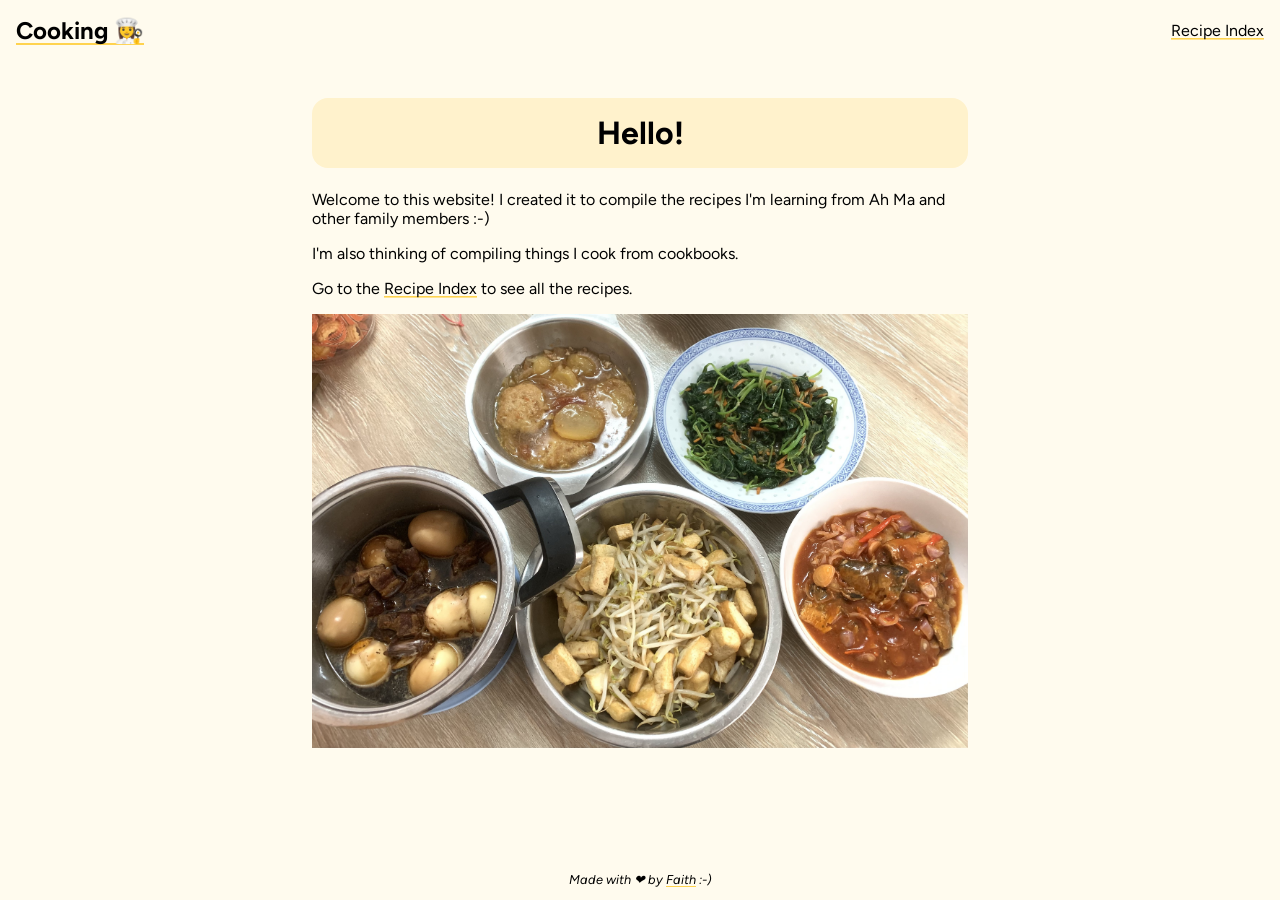
<file: index.html>
<!DOCTYPE html>
<html>
<head>
    <meta charset="UTF-8" />
    <meta name="viewport" content="width=device-width, initial-scale=1">
    <title>Cooking 👩‍🍳</title>
    <link rel="preconnect" href="https://fonts.googleapis.com">
    <link rel="preconnect" href="https://fonts.gstatic.com" crossorigin>
    <link href="https://fonts.googleapis.com/css2?family=Figtree:ital,wght@0,300..900;1,300..900&display=swap" rel="stylesheet">
    <link rel="stylesheet" href="styles.css">
    <link rel="icon" type="image/png" href="assets/favicon.png">
</head>
<body>
    <header>
        <nav>
            <a href="index.html" class="site-title">Cooking 👩‍🍳</a>
            <div class="nav-links">
                <a href="recipeindex.html">Recipe Index</a>
                <!-- <a href="upload.html">Upload Recipe</a> -->
            </div>
        </nav>
    </header>
    <main>
        <h1>Hello!</h1>
        <p>Welcome to this website! I created it to compile the recipes I'm learning from Ah Ma and other family members :-)</p>
        <p>I'm also thinking of compiling things I cook from cookbooks.</p>
        <p>Go to the <a href="recipeindex.html">Recipe Index</a> to see all the recipes.</p>
        <img src="assets/ahma_dishes_1.jpg" alt="5 of Ah Ma's dishes: bakstik, spinach+carrot, tau yu bak, taugeh+taukwa, sardines">
    </main>
    <footer>
        <p><i>Made with ❤ by <a href="https://github.com/faithlky">Faith</a> :-)</i></p>
    </footer>
</body>
</html>
</file>
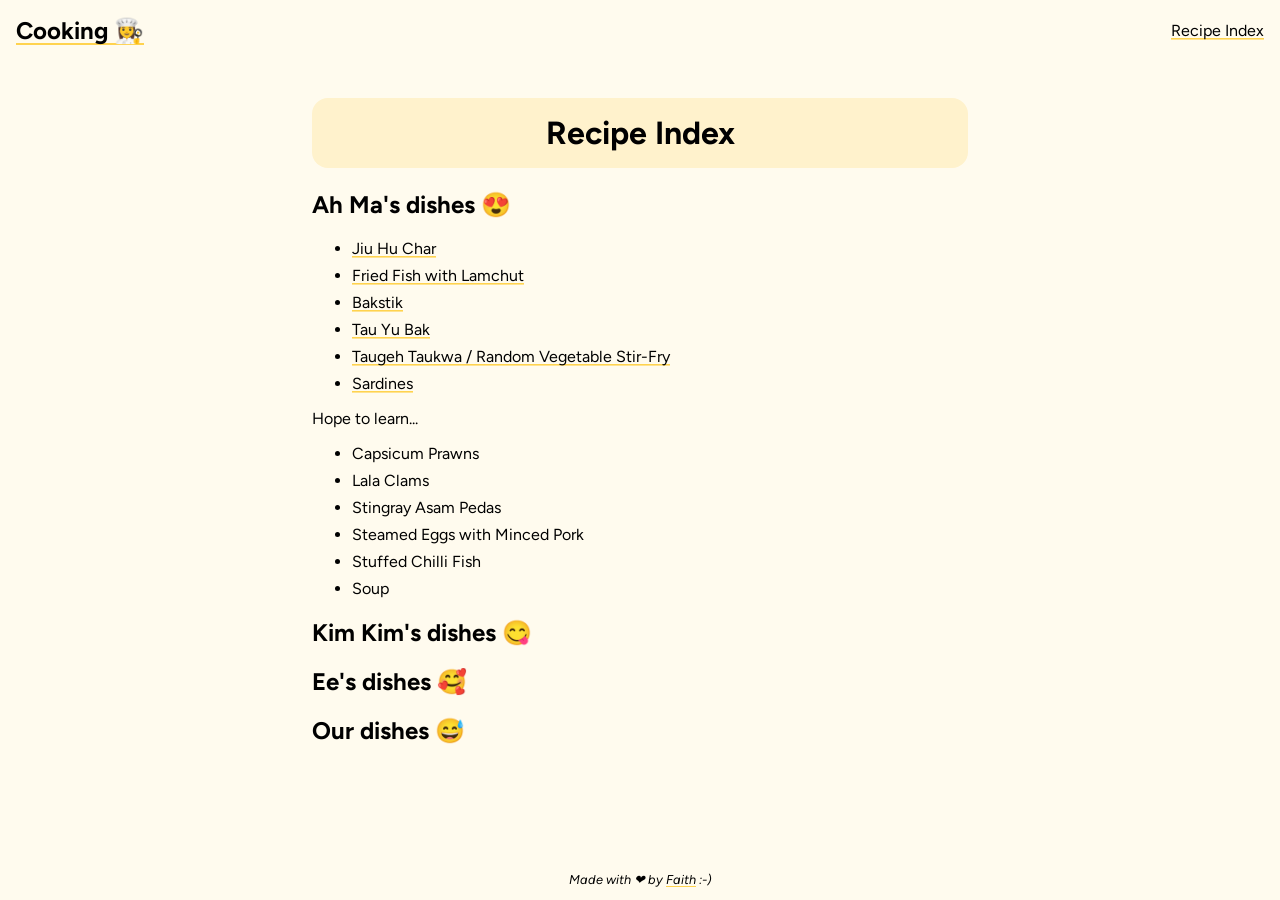
<file: recipeindex.html>
<!DOCTYPE html>
<html>
<head>
    <meta charset="UTF-8" />
    <meta name="viewport" content="width=device-width, initial-scale=1">
    <title>Recipe Index | Cooking 👩‍🍳</title>
    <link rel="preconnect" href="https://fonts.googleapis.com">
    <link rel="preconnect" href="https://fonts.gstatic.com" crossorigin>
    <link href="https://fonts.googleapis.com/css2?family=Figtree:ital,wght@0,300..900;1,300..900&display=swap" rel="stylesheet">
    <link rel="stylesheet" href="styles.css">
    <link rel="icon" type="image/png" href="assets/favicon.png">
</head>
<body>
    <header>
        <nav>
            <a href="index.html" class="site-title">Cooking 👩‍🍳</a>
            <div class="nav-links">
                <a href="recipeindex.html">Recipe Index</a>
            </div>
        </nav>
    </header>
    <main>
        <h1>Recipe Index</h1>
        <h2>Ah Ma's dishes 😍</h2>
        <ul class="recipe-index-list">
            <li><a href="recipes/jiuhuchar.html">Jiu Hu Char</a></li>
            <li><a href="recipes/friedfish.html">Fried Fish with Lamchut</a></li>
            <li><a href="recipes/bakstik.html">Bakstik</a></li>
            <li><a href="recipes/tauyubak.html">Tau Yu Bak</a></li>
            <li><a href="recipes/taugehtaukwa.html">Taugeh Taukwa / Random Vegetable Stir-Fry</a></li>
            <li><a href="recipes/sardines.html">Sardines</a></li>
        </ul>
        <p>Hope to learn...</p>
        <ul class="recipe-index-list">
            <li>Capsicum Prawns</li>
            <li>Lala Clams</li>
            <li>Stingray Asam Pedas</li>
            <li>Steamed Eggs with Minced Pork</li>
            <li>Stuffed Chilli Fish</li>
            <li>Soup</li>
        </ul>
        <h2>Kim Kim's dishes 😋</h2>
        <h2>Ee's dishes 🥰</h2>
        <h2>Our dishes 😅</h2>
    </main>
    <footer>
        <p><i>Made with ❤ by <a href="https://github.com/faithlky">Faith</a> :-)</i></p>
    </footer>
</body>
</html>
</file>
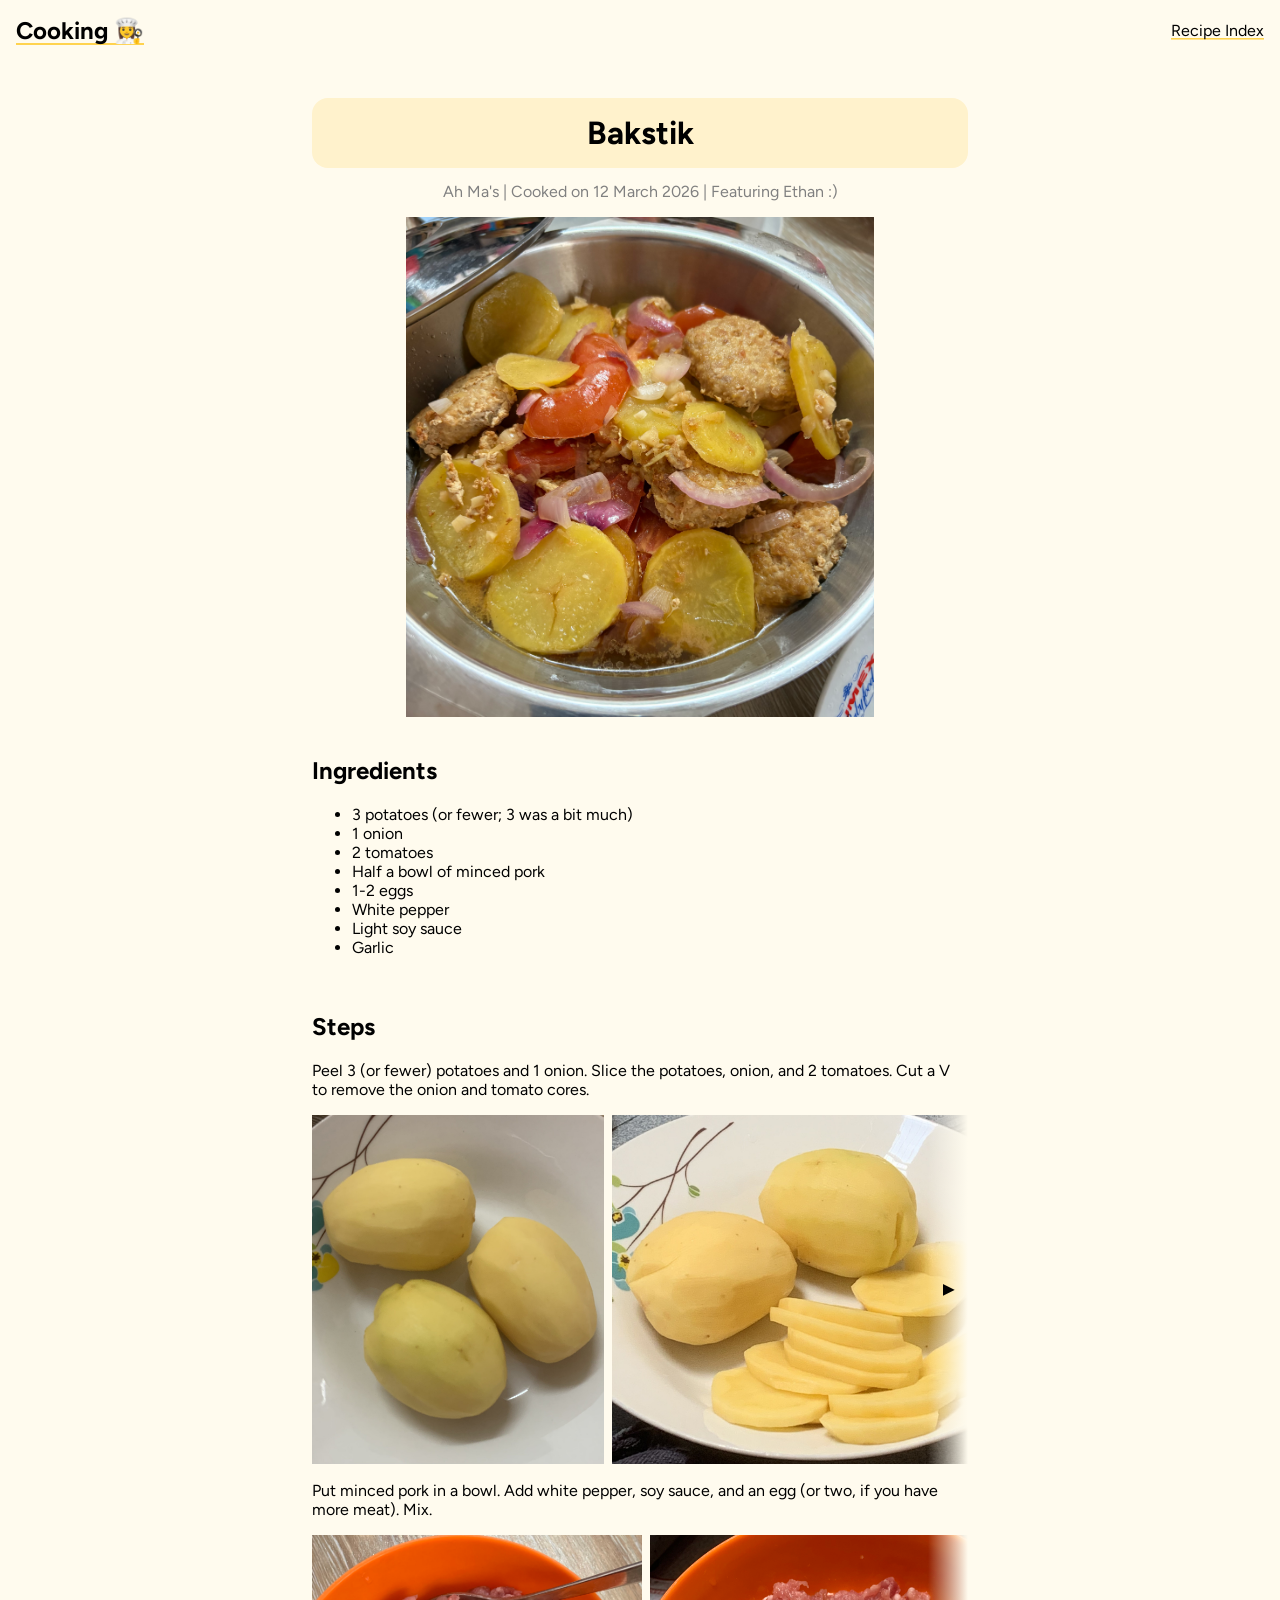
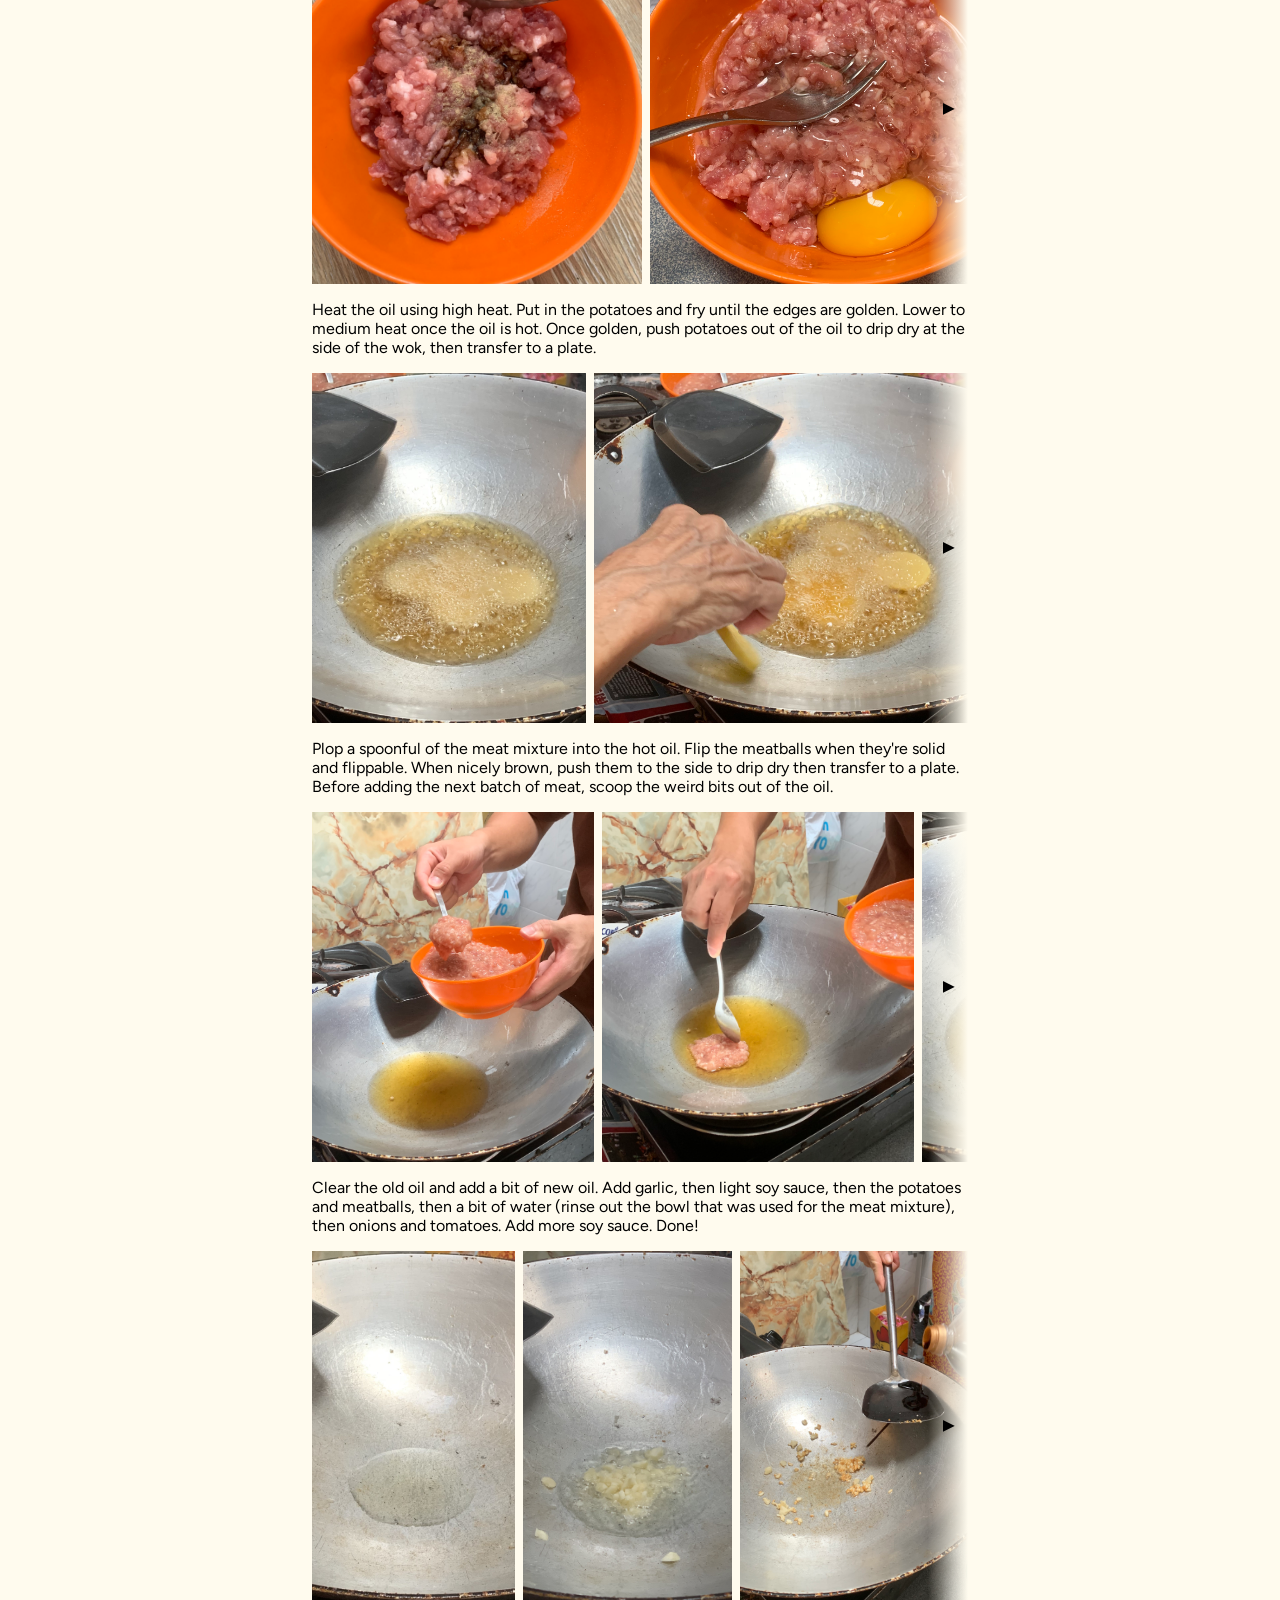
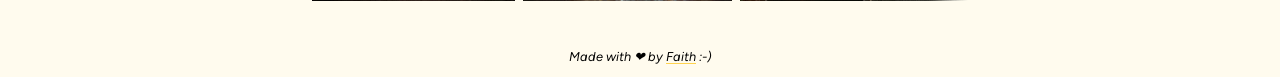
<file: recipes/bakstik.html>
<!DOCTYPE html>
<html>
<head>
    <meta charset="UTF-8" />
    <meta name="viewport" content="width=device-width, initial-scale=1">
    <title>Bakstik | Cooking 👩‍🍳</title>
    <link rel="preconnect" href="https://fonts.googleapis.com">
    <link rel="preconnect" href="https://fonts.gstatic.com" crossorigin>
    <link href="https://fonts.googleapis.com/css2?family=Figtree:ital,wght@0,300..900;1,300..900&display=swap" rel="stylesheet">
    <link rel="stylesheet" href="../styles.css">
    <link rel="icon" type="image/png" href="../assets/favicon.png">
</head>
<body>
    <header>
        <nav>
            <a href="../index.html" class="site-title">Cooking 👩‍🍳</a>
            <div class="nav-links">
                <a href="../recipeindex.html">Recipe Index</a>
            </div>
        </nav>
    </header>
    <main>
        <h1>Bakstik</h1>
        <p class="subtitle">Ah Ma's | Cooked on 12 March 2026 | Featuring Ethan :)</p>
        <img src="../assets/recipe_bakstik/recipe_bakstik_1.jpg" alt="Bakstik">
        <br>
        <h2>Ingredients</h2>
        <ul>
            <li>3 potatoes (or fewer; 3 was a bit much)</li>
            <li>1 onion</li>
            <li>2 tomatoes</li>
            <li>Half a bowl of minced pork</li>
            <li>1-2 eggs</li>
            <li>White pepper</li>
            <li>Light soy sauce</li>
            <li>Garlic</li>
        </ul>
        <br>
        <h2>Steps</h2>
        <p>Peel 3 (or fewer) potatoes and 1 onion. Slice the potatoes, onion, and 2 tomatoes. Cut a V to remove the onion and tomato cores.</p>
        <div class="horizontal-scroll-wrapper">
            <div class="horizontal-scroll">
                <img src="../assets/recipe_bakstik/recipe_bakstik_slicing_1.jpg">
                <img src="../assets/recipe_bakstik/recipe_bakstik_slicing_2.jpg">  
                <img src="../assets/recipe_bakstik/recipe_bakstik_slicing_3.jpg">
                <img src="../assets/recipe_bakstik/recipe_bakstik_slicing_4.jpg">
                <img src="../assets/recipe_bakstik/recipe_bakstik_slicing_5.jpg">
                <img src="../assets/recipe_bakstik/recipe_bakstik_slicing_6.jpg">
                <img src="../assets/recipe_bakstik/recipe_bakstik_slicing_7.jpg">
                <img src="../assets/recipe_bakstik/recipe_bakstik_slicing_8.jpg">
            </div>
            <div class="horizontal-scroll-arrow left"><span class="arrow">▲</span></div>
            <div class="horizontal-scroll-arrow right"><span class="arrow">▲</span></div>
        </div>
        <p>Put minced pork in a bowl. Add white pepper, soy sauce, and an egg (or two, if you have more meat). Mix.</p>
        <div class="horizontal-scroll-wrapper">
            <div class="horizontal-scroll">
                <img src="../assets/recipe_bakstik/recipe_bakstik_meat_1.jpg">
                <img src="../assets/recipe_bakstik/recipe_bakstik_meat_2.jpg">
                <img src="../assets/recipe_bakstik/recipe_bakstik_meat_3.jpg">
                <img src="../assets/recipe_bakstik/recipe_bakstik_meat_4.jpg">
                <img src="../assets/recipe_bakstik/recipe_bakstik_meat_5.jpg">
            </div>
            <div class="horizontal-scroll-arrow left"><span class="arrow">▲</span></div>
            <div class="horizontal-scroll-arrow right"><span class="arrow">▲</span></div>
        </div>
        <p>Heat the oil using high heat. Put in the potatoes and fry until the edges are golden. Lower to medium heat once the oil is hot. Once golden, push potatoes out of the oil to drip dry at the side of the wok, then transfer to a plate.</p>
        <div class="horizontal-scroll-wrapper">
            <div class="horizontal-scroll">
                <img src="../assets/recipe_bakstik/recipe_bakstik_potatoes_1.jpg">
                <img src="../assets/recipe_bakstik/recipe_bakstik_potatoes_2.jpg">
                <img src="../assets/recipe_bakstik/recipe_bakstik_potatoes_3.jpg">
                <img src="../assets/recipe_bakstik/recipe_bakstik_potatoes_4.jpg">
                <img src="../assets/recipe_bakstik/recipe_bakstik_potatoes_5.jpg">
            </div>
            <div class="horizontal-scroll-arrow left"><span class="arrow">▲</span></div>
            <div class="horizontal-scroll-arrow right"><span class="arrow">▲</span></div>
        </div>
        <p>Plop a spoonful of the meat mixture into the hot oil. Flip the meatballs when they're solid and flippable. When nicely brown, push them to the side to drip dry then transfer to a plate. Before adding the next batch of meat, scoop the weird bits out of the oil.</p>
        <div class="horizontal-scroll-wrapper">
            <div class="horizontal-scroll">
                <img src="../assets/recipe_bakstik/recipe_bakstik_meatballs_1.jpg">
                <img src="../assets/recipe_bakstik/recipe_bakstik_meatballs_2.jpg">
                <img src="../assets/recipe_bakstik/recipe_bakstik_meatballs_3.jpg">
                <img src="../assets/recipe_bakstik/recipe_bakstik_meatballs_4.jpg">
                <img src="../assets/recipe_bakstik/recipe_bakstik_meatballs_5.jpg">
                <img src="../assets/recipe_bakstik/recipe_bakstik_meatballs_6.jpg">
                <img src="../assets/recipe_bakstik/recipe_bakstik_meatballs_7.jpg">
                <img src="../assets/recipe_bakstik/recipe_bakstik_meatballs_8.jpg">
                <img src="../assets/recipe_bakstik/recipe_bakstik_meatballs_9.jpg">
                <img src="../assets/recipe_bakstik/recipe_bakstik_meatballs_10.jpg">
            </div>
            <div class="horizontal-scroll-arrow left"><span class="arrow">▲</span></div>
            <div class="horizontal-scroll-arrow right"><span class="arrow">▲</span></div>
        </div>
        <p>Clear the old oil and add a bit of new oil. Add garlic, then light soy sauce, then the potatoes and meatballs, then a bit of water (rinse out the bowl that was used for the meat mixture), then onions and tomatoes. Add more soy sauce. Done!</p>
        <div class="horizontal-scroll-wrapper">
            <div class="horizontal-scroll">
                <img src="../assets/recipe_bakstik/recipe_bakstik_combining_1.jpg">
                <img src="../assets/recipe_bakstik/recipe_bakstik_combining_2.jpg">
                <img src="../assets/recipe_bakstik/recipe_bakstik_combining_3.jpg">
                <img src="../assets/recipe_bakstik/recipe_bakstik_combining_4.jpg">
                <img src="../assets/recipe_bakstik/recipe_bakstik_combining_5.jpg">
                <img src="../assets/recipe_bakstik/recipe_bakstik_combining_6.jpg">
                <img src="../assets/recipe_bakstik/recipe_bakstik_combining_7.jpg">
                <img src="../assets/recipe_bakstik/recipe_bakstik_combining_8.jpg">
                <img src="../assets/recipe_bakstik/recipe_bakstik_combining_9.jpg">
            </div>
            <div class="horizontal-scroll-arrow left"><span class="arrow">▲</span></div>
            <div class="horizontal-scroll-arrow right"><span class="arrow">▲</span></div>
        </div>
        <br>
    </main>
    <footer>
        <p><i>Made with ❤ by <a href="https://github.com/faithlky">Faith</a> :-)</i></p>
    </footer>
    <script src="../script.js"></script>
</body>
</html>
</file>
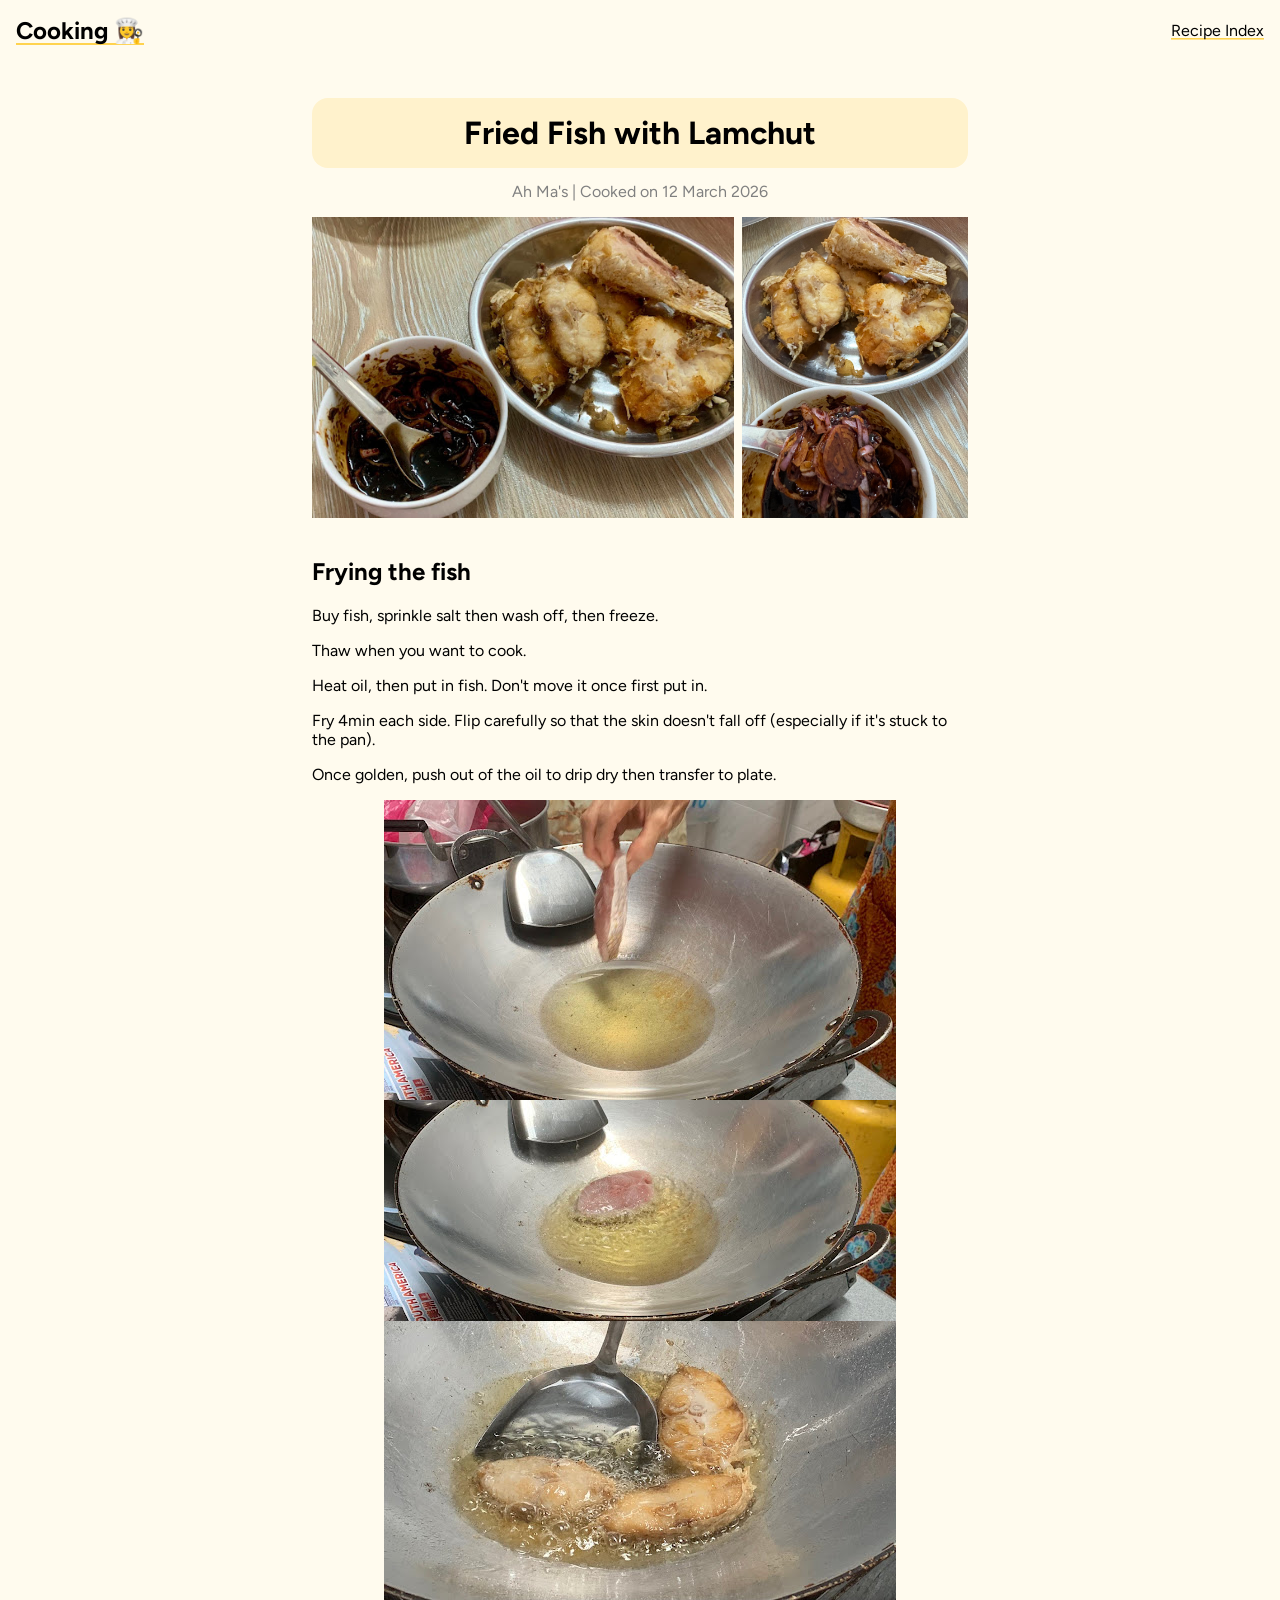
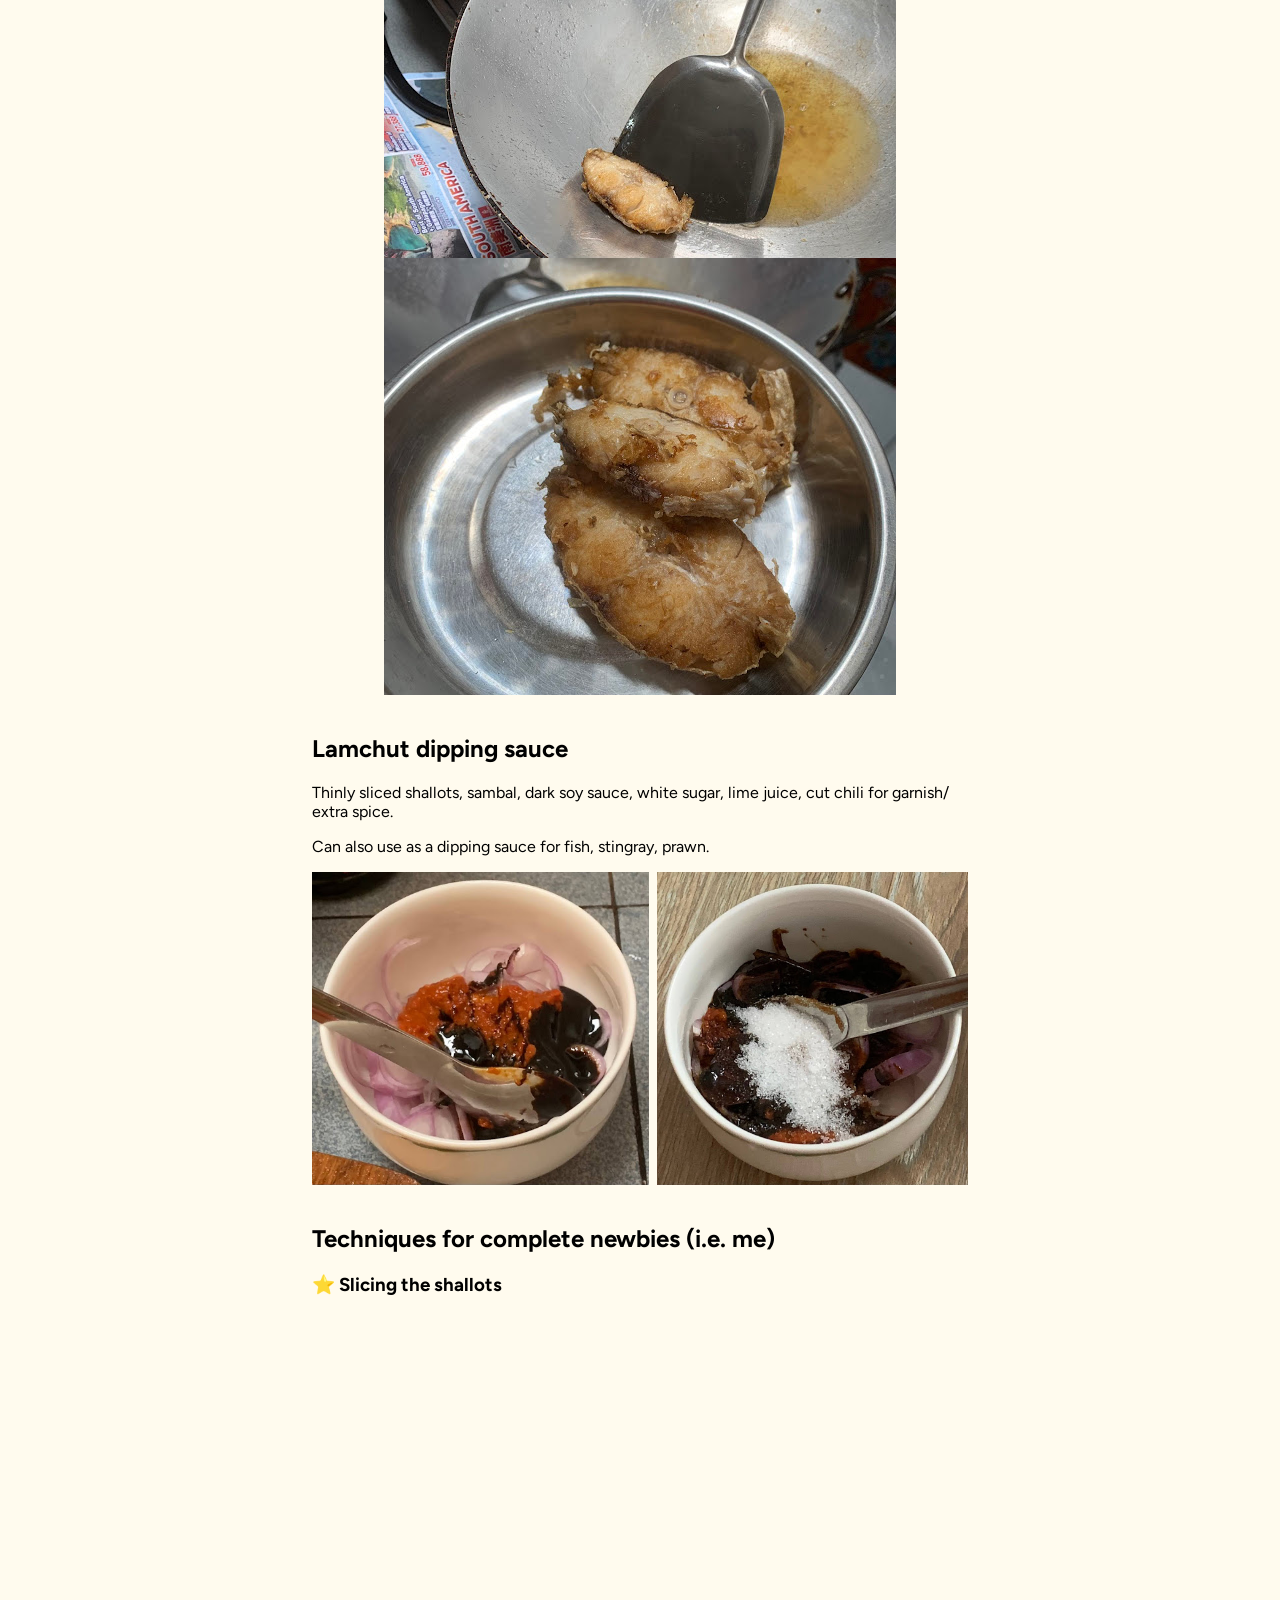
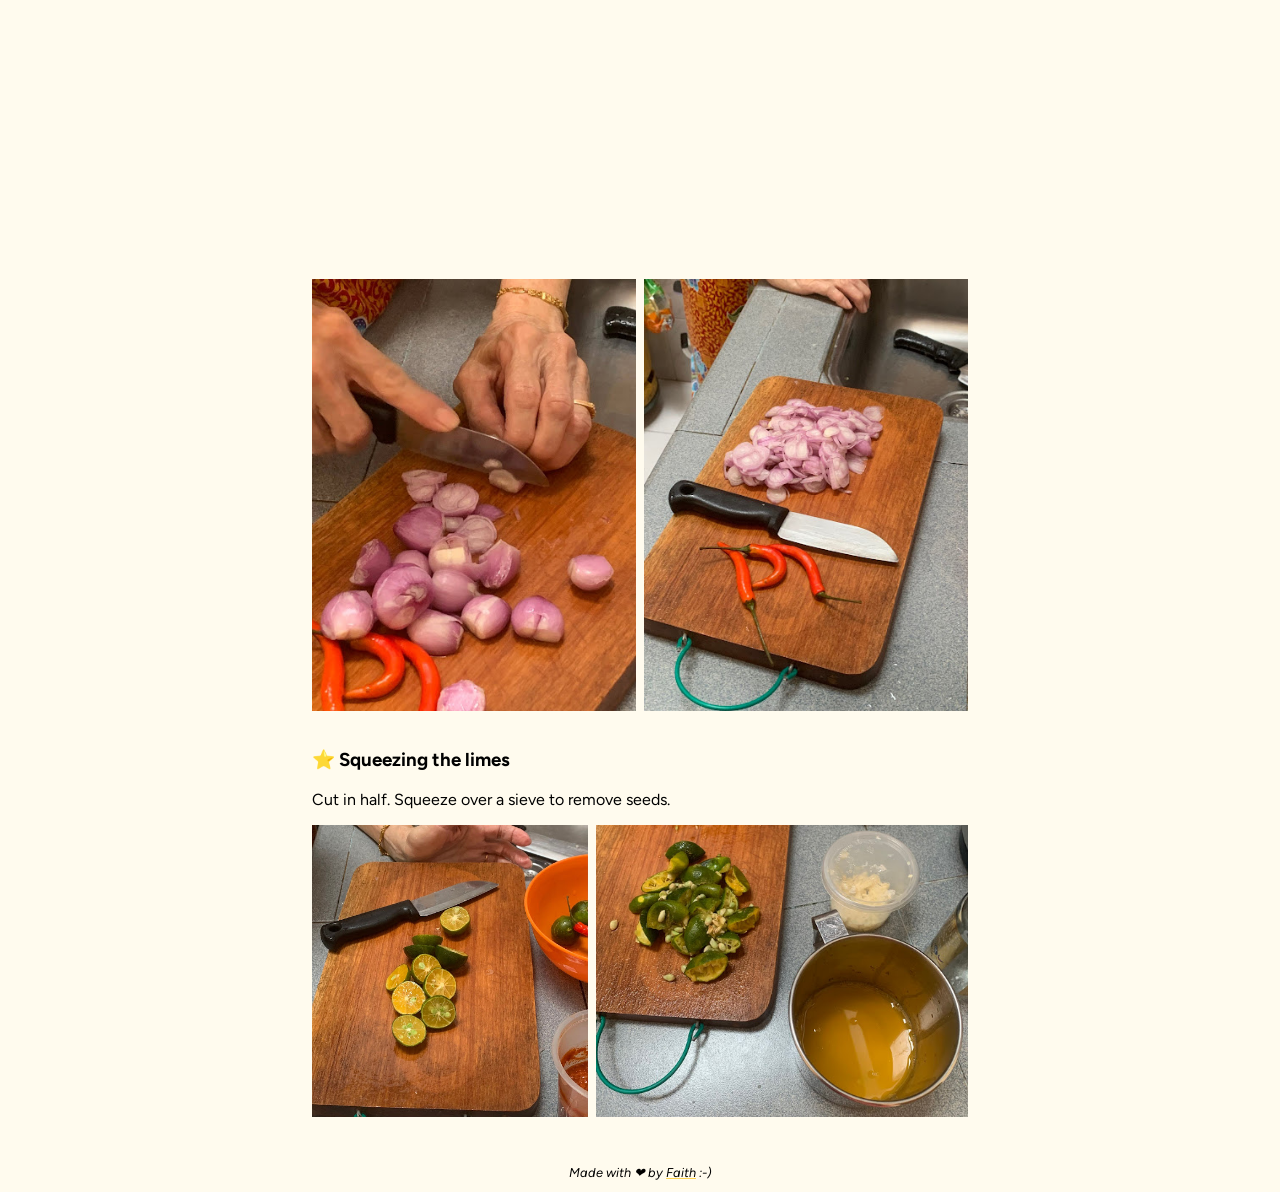
<file: recipes/friedfish.html>
<!DOCTYPE html>
<html>
<head>
    <meta charset="UTF-8" />
    <meta name="viewport" content="width=device-width, initial-scale=1">
    <title>Fried Fish with Lamchut | Cooking 👩‍🍳</title>
    <link rel="preconnect" href="https://fonts.googleapis.com">
    <link rel="preconnect" href="https://fonts.gstatic.com" crossorigin>
    <link href="https://fonts.googleapis.com/css2?family=Figtree:ital,wght@0,300..900;1,300..900&display=swap" rel="stylesheet">
    <link rel="stylesheet" href="../styles.css">
    <link rel="icon" type="image/png" href="../assets/favicon.png">
</head>
<body>
    <header>
        <nav>
            <a href="../index.html" class="site-title">Cooking 👩‍🍳</a>
            <div class="nav-links">
                <a href="../recipeindex.html">Recipe Index</a>
            </div>
        </nav>
    </header>
    <main>
        <h1>Fried Fish with Lamchut</h1>
        <p class="subtitle">Ah Ma's | Cooked on 12 March 2026</p>
        <div class="images-in-a-row">
            <img src="../assets/recipe_friedfish/recipe_friedfish_1.jpg" alt="Fried fish with lamchut">
            <img src="../assets/recipe_friedfish/recipe_friedfish_13.jpg" alt="Fried fish with lamchut">
        </div>
        <br>
        <h2>Frying the fish</h2>
        <p>Buy fish, sprinkle salt then wash off, then freeze.</p>
        <p>Thaw when you want to cook.</p>
        <p>Heat oil, then put in fish. Don't move it once first put in.</p>
        <p>Fry 4min each side. Flip carefully so that the skin doesn't fall off (especially if it's stuck to the pan).</p>
        <p>Once golden, push out of the oil to drip dry then transfer to plate.</p>
        <img src="../assets/recipe_friedfish/recipe_friedfish_2.jpg" alt="Put fish into hot oil">
        <img src="../assets/recipe_friedfish/recipe_friedfish_3.jpg" alt="Fish in the oil">
        <img src="../assets/recipe_friedfish/recipe_friedfish_4.jpg" alt="Flipped fish">
        <img src="../assets/recipe_friedfish/recipe_friedfish_5.jpg" alt="Draining the fried fish at the side of the wok">
        <img src="../assets/recipe_friedfish/recipe_friedfish_6.jpg" alt="Fried fish on a plate">
        <br>
        <h2>Lamchut dipping sauce</h2>
        <p>Thinly sliced shallots, sambal, dark soy sauce, white sugar, lime juice, cut chili for garnish/ extra spice.</p>
        <p>Can also use as a dipping sauce for fish, stingray, prawn.</p>
        <div class="images-in-a-row">
            <img src="../assets/recipe_friedfish/recipe_friedfish_7.jpg" alt="Shallots, sambal, dark soy sauce">
            <img src="../assets/recipe_friedfish/recipe_friedfish_8.jpg" alt="Shallots, sambal, dark soy sauce, sugar">
        </div>
        <br>
        <h2>Techniques for complete newbies (i.e. me)</h2>
        <h3>⭐ Slicing the shallots</h3>
        <div class="centered">
            <iframe width="315" height="560" src="https://www.youtube.com/embed/XpVsPNs94xA?si=Dexzd7Xvc1tB077B&amp;controls=0" title="YouTube video player" frameborder="0" allow="accelerometer; autoplay; clipboard-write; encrypted-media; gyroscope; picture-in-picture; web-share" referrerpolicy="strict-origin-when-cross-origin" allowfullscreen></iframe>
        </div>
        <div class="images-in-a-row">
            <img src="../assets/recipe_friedfish/recipe_friedfish_9.jpg" alt="Shallots being sliced">
            <img src="../assets/recipe_friedfish/recipe_friedfish_10.jpg" alt="Sliced shallots">
        </div>
        <br>
        <h3>⭐ Squeezing the limes</h3>
        <p>Cut in half. Squeeze over a sieve to remove seeds.</p>
        <div class="images-in-a-row">
            <img src="../assets/recipe_friedfish/recipe_friedfish_11.jpg" alt="Cut limes in half">
            <img src="../assets/recipe_friedfish/recipe_friedfish_12.jpg" alt="Lime juice in a cup">
        </div>       
        <br>
    </main>
    <footer>
        <p><i>Made with ❤ by <a href="https://github.com/faithlky">Faith</a> :-)</i></p>
    </footer>
    <script src="../script.js"></script>
</body>
</html>
</file>
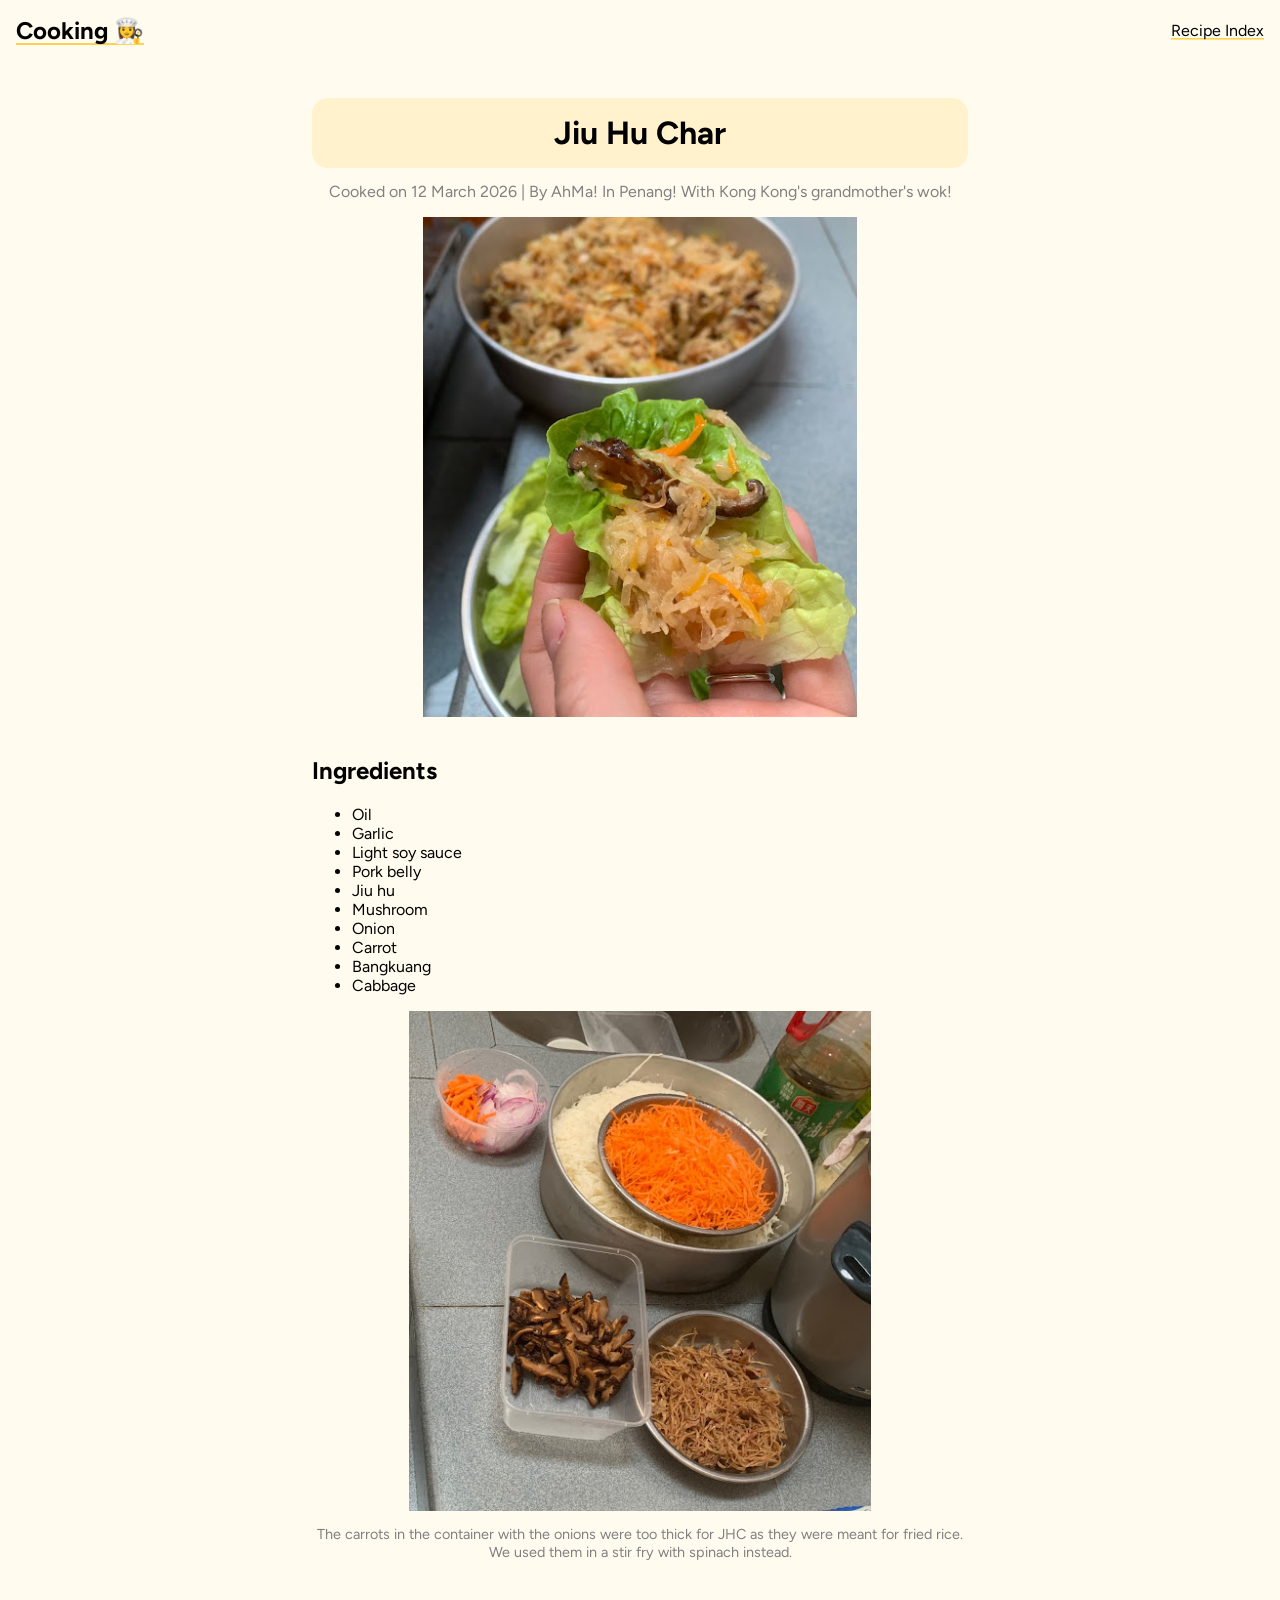
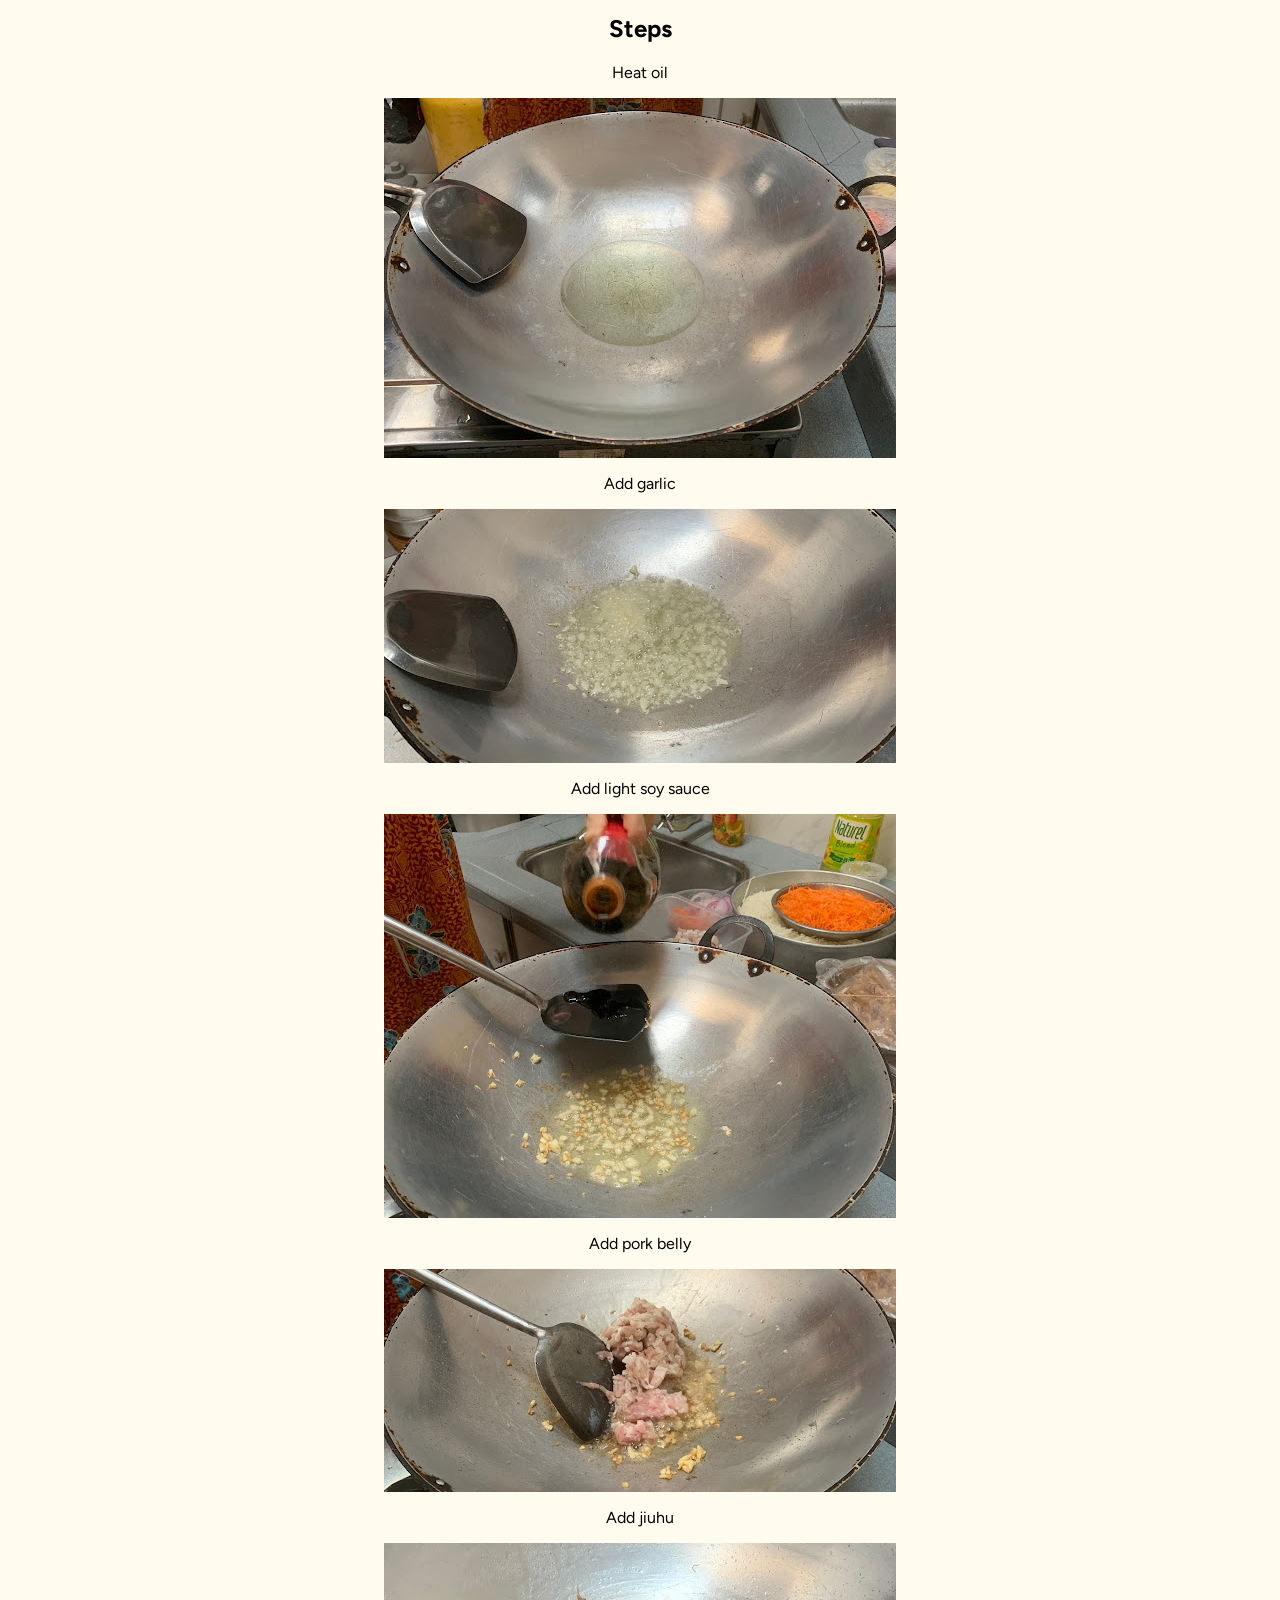
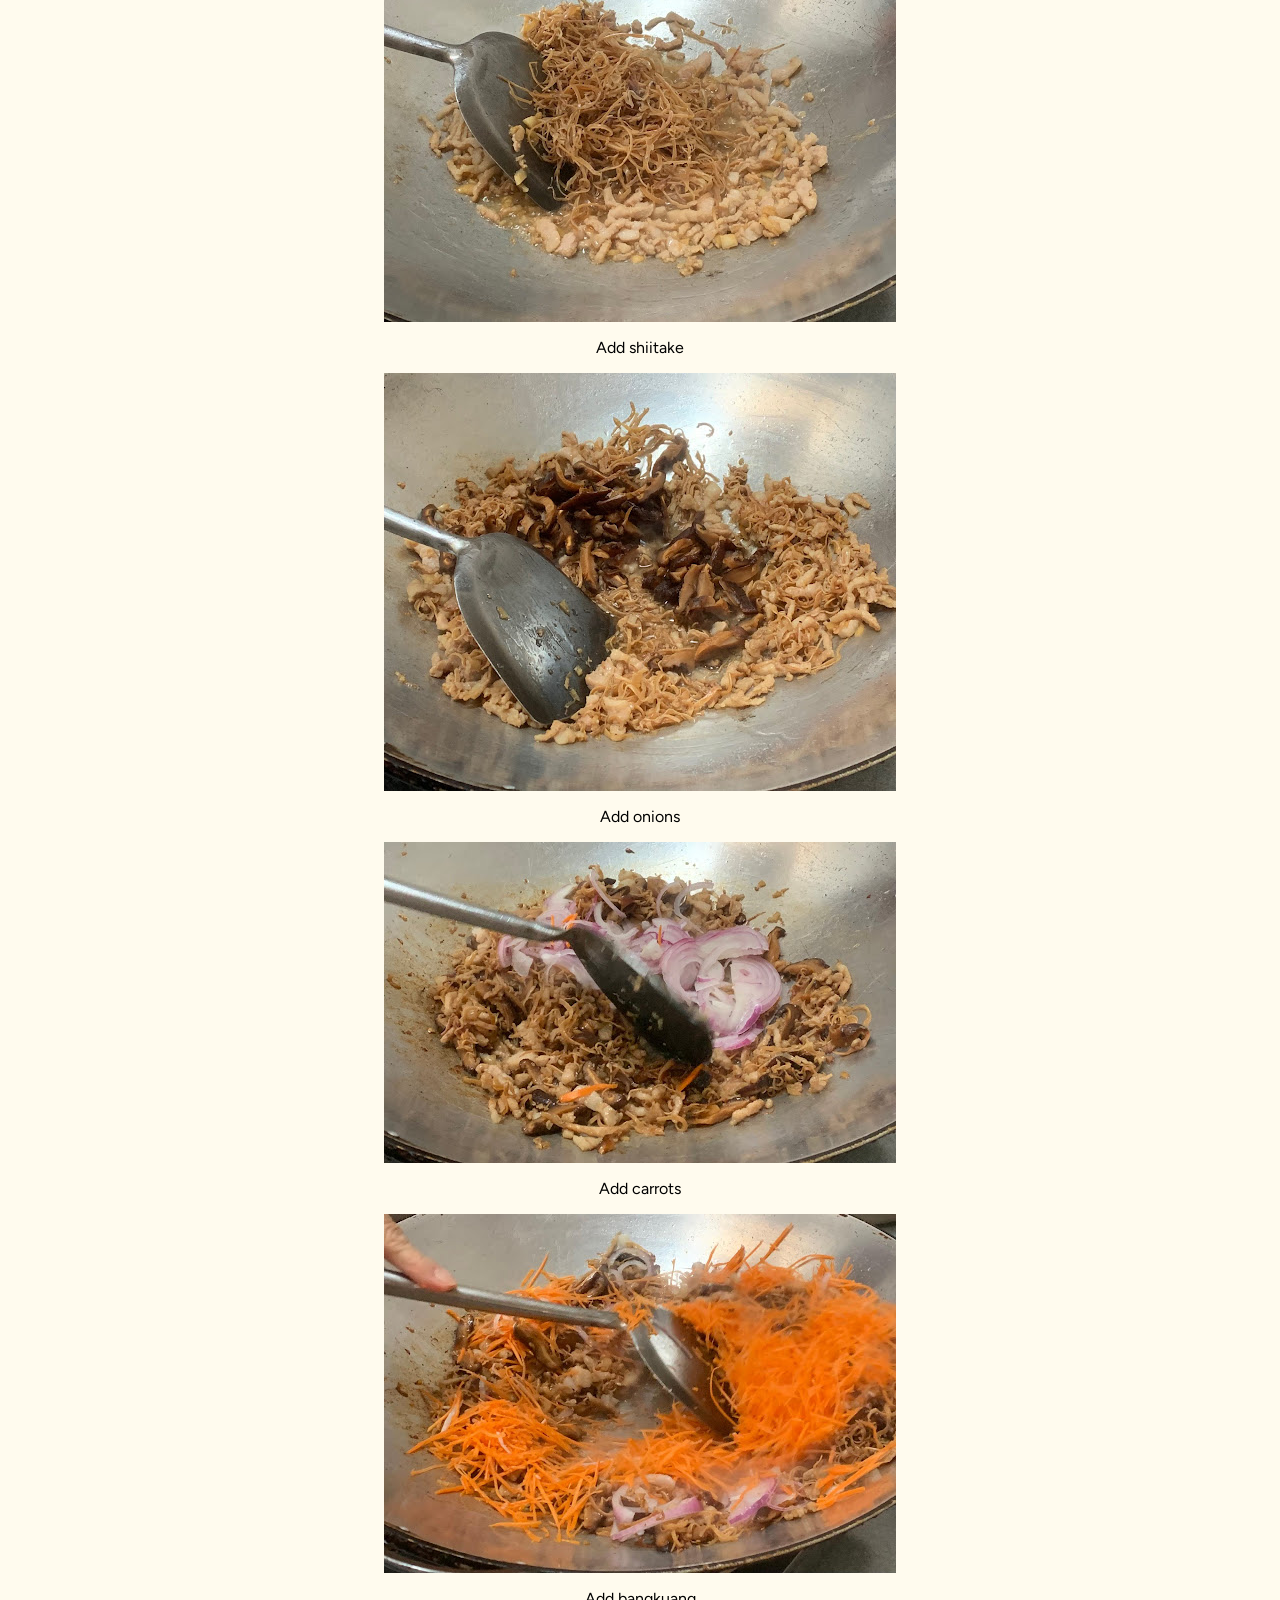
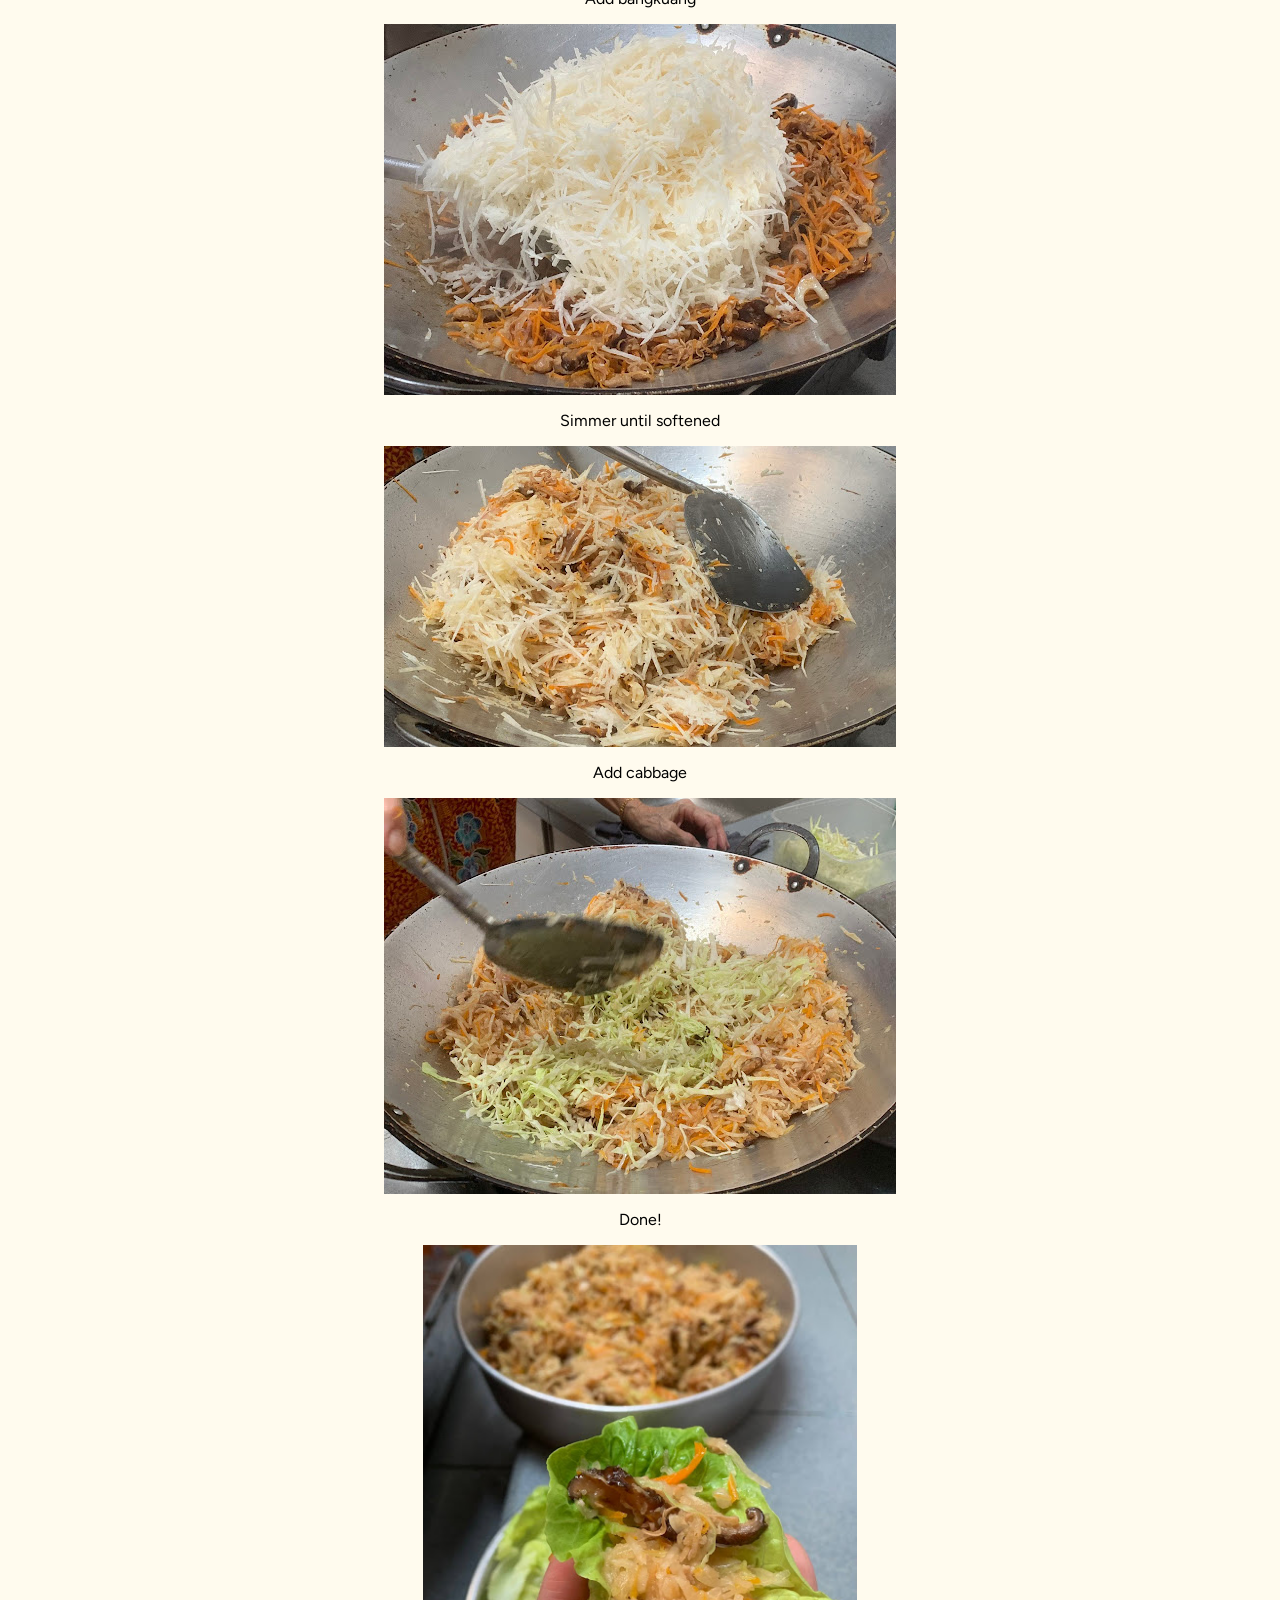
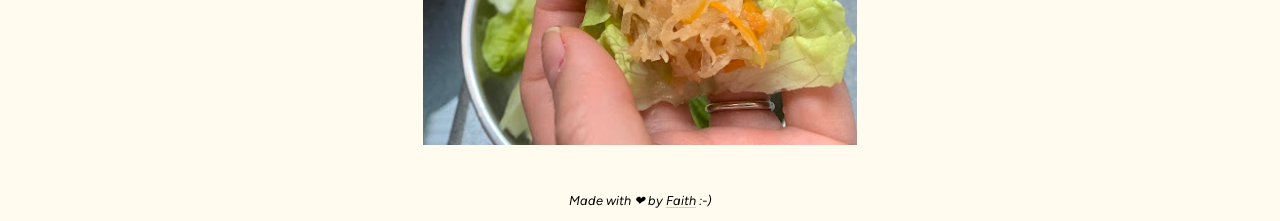
<file: recipes/jiuhuchar.html>
<!DOCTYPE html>
<html>
<head>
    <meta charset="UTF-8" />
    <meta name="viewport" content="width=device-width, initial-scale=1">
    <title>Jiu Hu Char | Cooking 👩‍🍳</title>
    <link rel="preconnect" href="https://fonts.googleapis.com">
    <link rel="preconnect" href="https://fonts.gstatic.com" crossorigin>
    <link href="https://fonts.googleapis.com/css2?family=Figtree:ital,wght@0,300..900;1,300..900&display=swap" rel="stylesheet">
    <link rel="stylesheet" href="../styles.css">
    <link rel="icon" type="image/png" href="../assets/favicon.png">
</head>
<body>
    <header>
        <nav>
            <a href="../index.html" class="site-title">Cooking 👩‍🍳</a>
            <div class="nav-links">
                <a href="../recipeindex.html">Recipe Index</a>
            </div>
        </nav>
    </header>
    <main>
        <h1>Jiu Hu Char</h1>
        <p class="subtitle">Cooked on 12 March 2026 | By AhMa! In Penang! With Kong Kong's grandmother's wok!</p>
        <img src="../assets/recipe_jiuhuchar/recipe_jiuhuchar_1.jpg" alt="Jiu Hu Char on lettuce">
        <br>
        <h2>Ingredients</h2>
        <ul>
            <li>Oil</li>
            <li>Garlic</li>
            <li>Light soy sauce</li>
            <li>Pork belly</li>
            <li>Jiu hu</li>
            <li>Mushroom</li>
            <li>Onion</li>
            <li>Carrot</li>
            <li>Bangkuang</li>
            <li>Cabbage</li>
        </ul>
        <img src="../assets/recipe_jiuhuchar/recipe_jiuhuchar_2.jpg" alt="Some of the ingredients for Jiu Hu Char">
        <p class="img-caption">The carrots in the container with the onions were too thick for JHC as they were meant for fried rice. We used them in a stir fry with spinach instead.</p>
        <br>
        <div class="centered">
            <h2>Steps</h2>
            <p>Heat oil</p>
            <img src="../assets/recipe_jiuhuchar/recipe_jiuhuchar_3.jpg" alt="Heat oil">
            <p>Add garlic</p>
            <img src="../assets/recipe_jiuhuchar/recipe_jiuhuchar_4.jpg" alt="Add garlic">
            <p>Add light soy sauce</p>
            <img src="../assets/recipe_jiuhuchar/recipe_jiuhuchar_5.jpg" alt="Add light soy sauce">
            <p>Add pork belly</p>
            <img src="../assets/recipe_jiuhuchar/recipe_jiuhuchar_6.jpg" alt="Add pork belly">
            <p>Add jiuhu</p>
            <img src="../assets/recipe_jiuhuchar/recipe_jiuhuchar_7.jpg" alt="Add jiuhu">
            <p>Add shiitake</p>
            <img src="../assets/recipe_jiuhuchar/recipe_jiuhuchar_8.jpg" alt="Add shiitake">
            <p>Add onions</p>
            <img src="../assets/recipe_jiuhuchar/recipe_jiuhuchar_9.jpg" alt="Add onions">
            <p>Add carrots</p>
            <img src="../assets/recipe_jiuhuchar/recipe_jiuhuchar_10.jpg" alt="Add carrots">
            <p>Add bangkuang</p>
            <img src="../assets/recipe_jiuhuchar/recipe_jiuhuchar_11.jpg" alt="Add bangkuang">
            <p>Simmer until softened</p>
            <img src="../assets/recipe_jiuhuchar/recipe_jiuhuchar_12.jpg" alt="Simmer until softened">
            <p>Add cabbage</p>
            <img src="../assets/recipe_jiuhuchar/recipe_jiuhuchar_13.jpg" alt="Add cabbage">
            <p>Done!</p>
            <img src="../assets/recipe_jiuhuchar/recipe_jiuhuchar_1.jpg" alt="Jiu Hu Char on lettuce">
        </div>
        <br>
    </main>
    <footer>
        <p><i>Made with ❤ by <a href="https://github.com/faithlky">Faith</a> :-)</i></p>
    </footer>
</body>
</html>
</file>
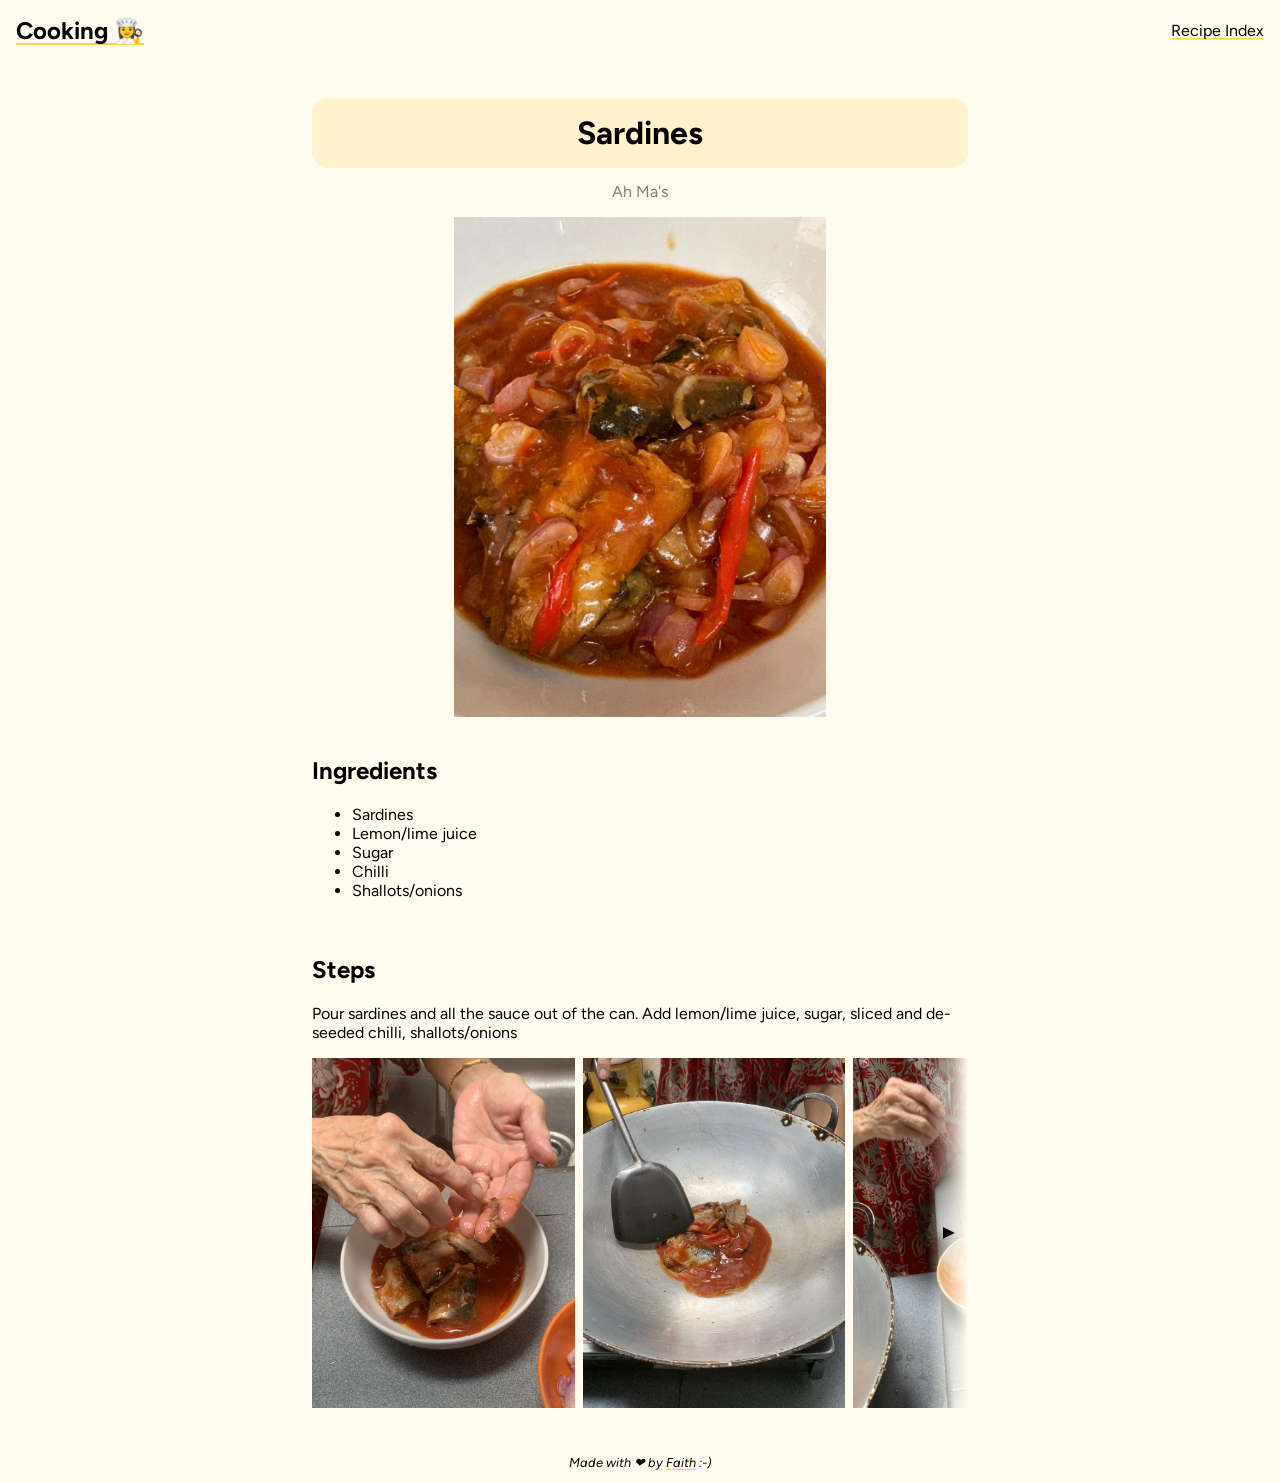
<file: recipes/sardines.html>
<!DOCTYPE html>
<html>
<head>
    <meta charset="UTF-8" />
    <meta name="viewport" content="width=device-width, initial-scale=1">
    <title>Sardines | Cooking 👩‍🍳</title>
    <link rel="preconnect" href="https://fonts.googleapis.com">
    <link rel="preconnect" href="https://fonts.gstatic.com" crossorigin>
    <link href="https://fonts.googleapis.com/css2?family=Figtree:ital,wght@0,300..900;1,300..900&display=swap" rel="stylesheet">
    <link rel="stylesheet" href="../styles.css">
    <link rel="icon" type="image/png" href="../assets/favicon.png">
</head>
<body>
    <header>
        <nav>
            <a href="../index.html" class="site-title">Cooking 👩‍🍳</a>
            <div class="nav-links">
                <a href="../recipeindex.html">Recipe Index</a>
            </div>
        </nav>
    </header>
    <main>
        <h1>Sardines</h1>
        <p class="subtitle">Ah Ma's</p>
        <img src="../assets/recipe_sardines/sardines_cover.jpg">
        <br>
        <h2>Ingredients</h2>
        <ul>
            <li>Sardines</li>
            <li>Lemon/lime juice</li>
            <li>Sugar</li>
            <li>Chilli</li>
            <li>Shallots/onions</li>
        </ul>
        <br>
        <h2>Steps</h2>
        <p>Pour sardines and all the sauce out of the can. Add lemon/lime juice, sugar, sliced and de-seeded chilli, shallots/onions</p>
        <div class="horizontal-scroll-wrapper">
            <div class="horizontal-scroll">
                <img src="../assets/recipe_sardines/sardines_mixing_1.jpg">
                <img src="../assets/recipe_sardines/sardines_mixing_2.jpg">
                <img src="../assets/recipe_sardines/sardines_mixing_3.jpg">
            </div>
            <div class="horizontal-scroll-arrow left"><span class="arrow">▲</span></div>
            <div class="horizontal-scroll-arrow right"><span class="arrow">▲</span></div>
        </div>

        <br>
    </main>
    <footer>
        <p><i>Made with ❤ by <a href="https://github.com/faithlky">Faith</a> :-)</i></p>
    </footer>
    <script src="../script.js"></script>
</body>
</html>
</file>
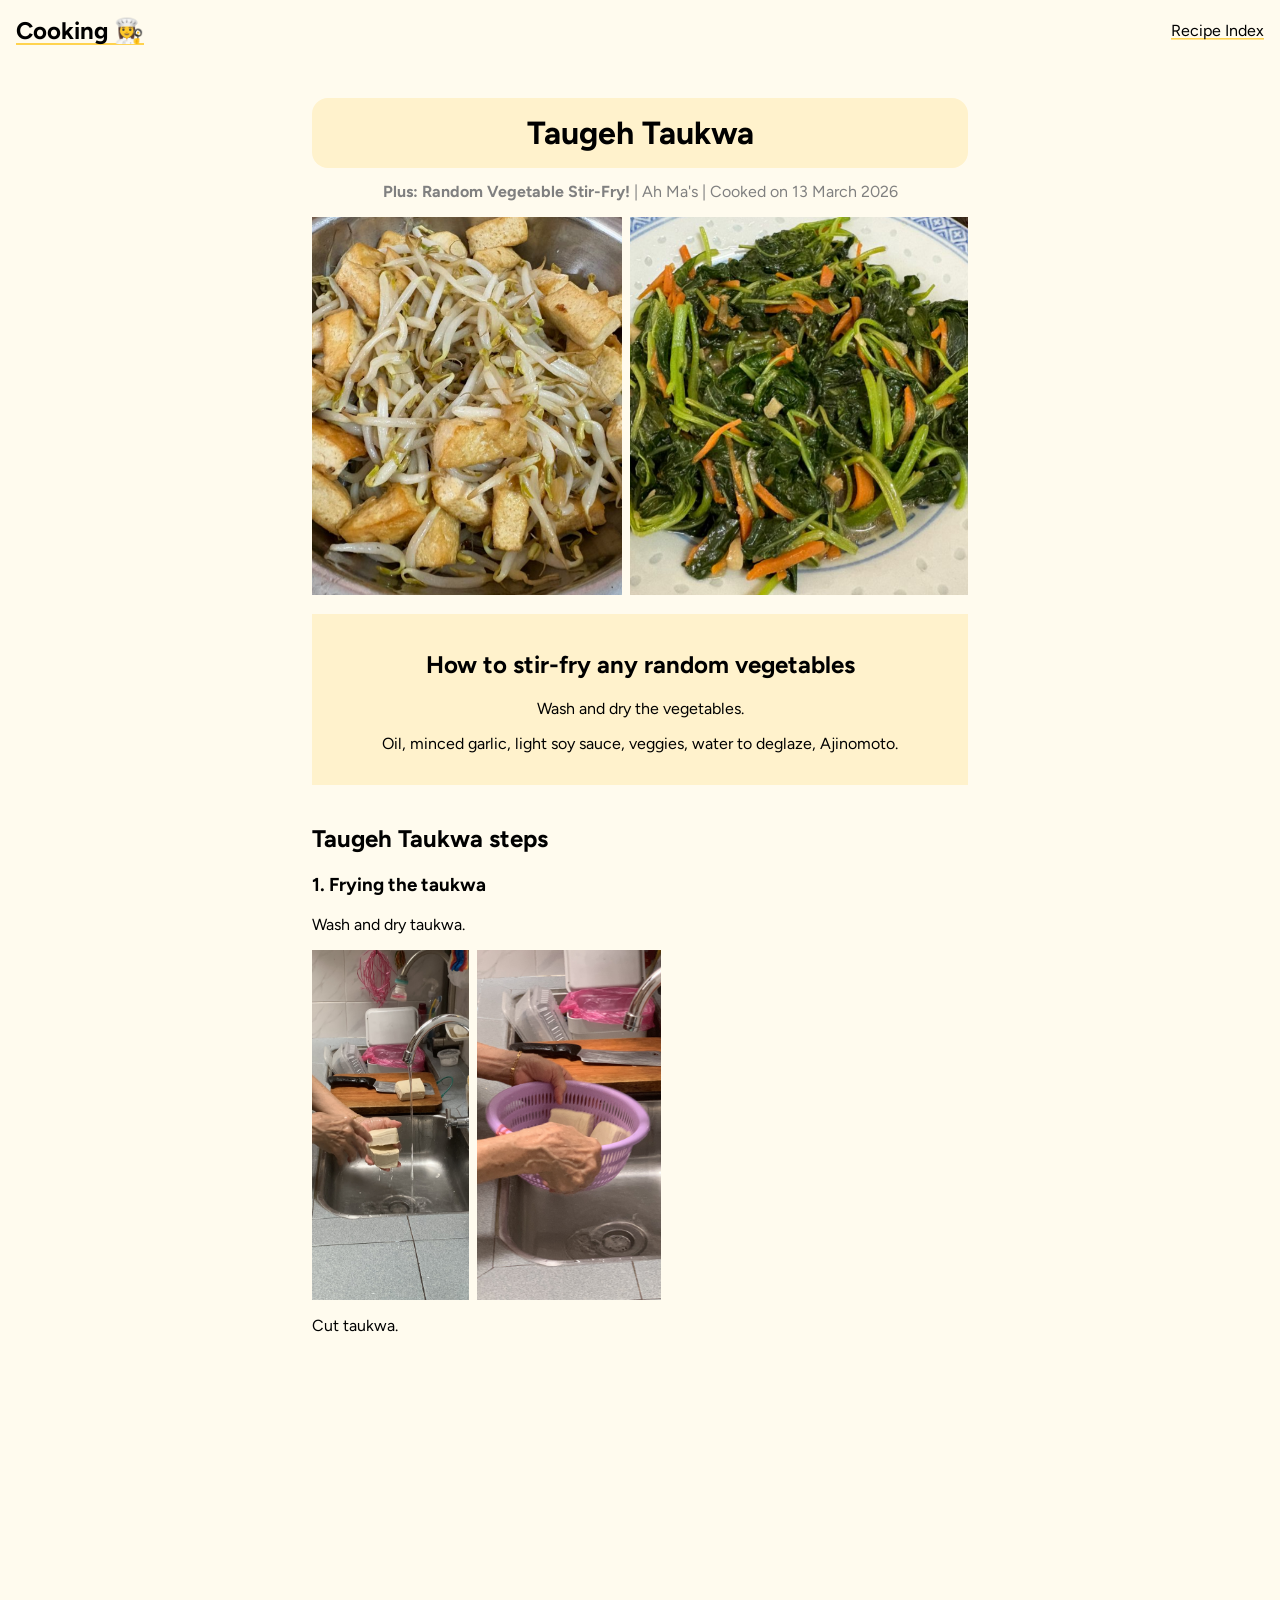
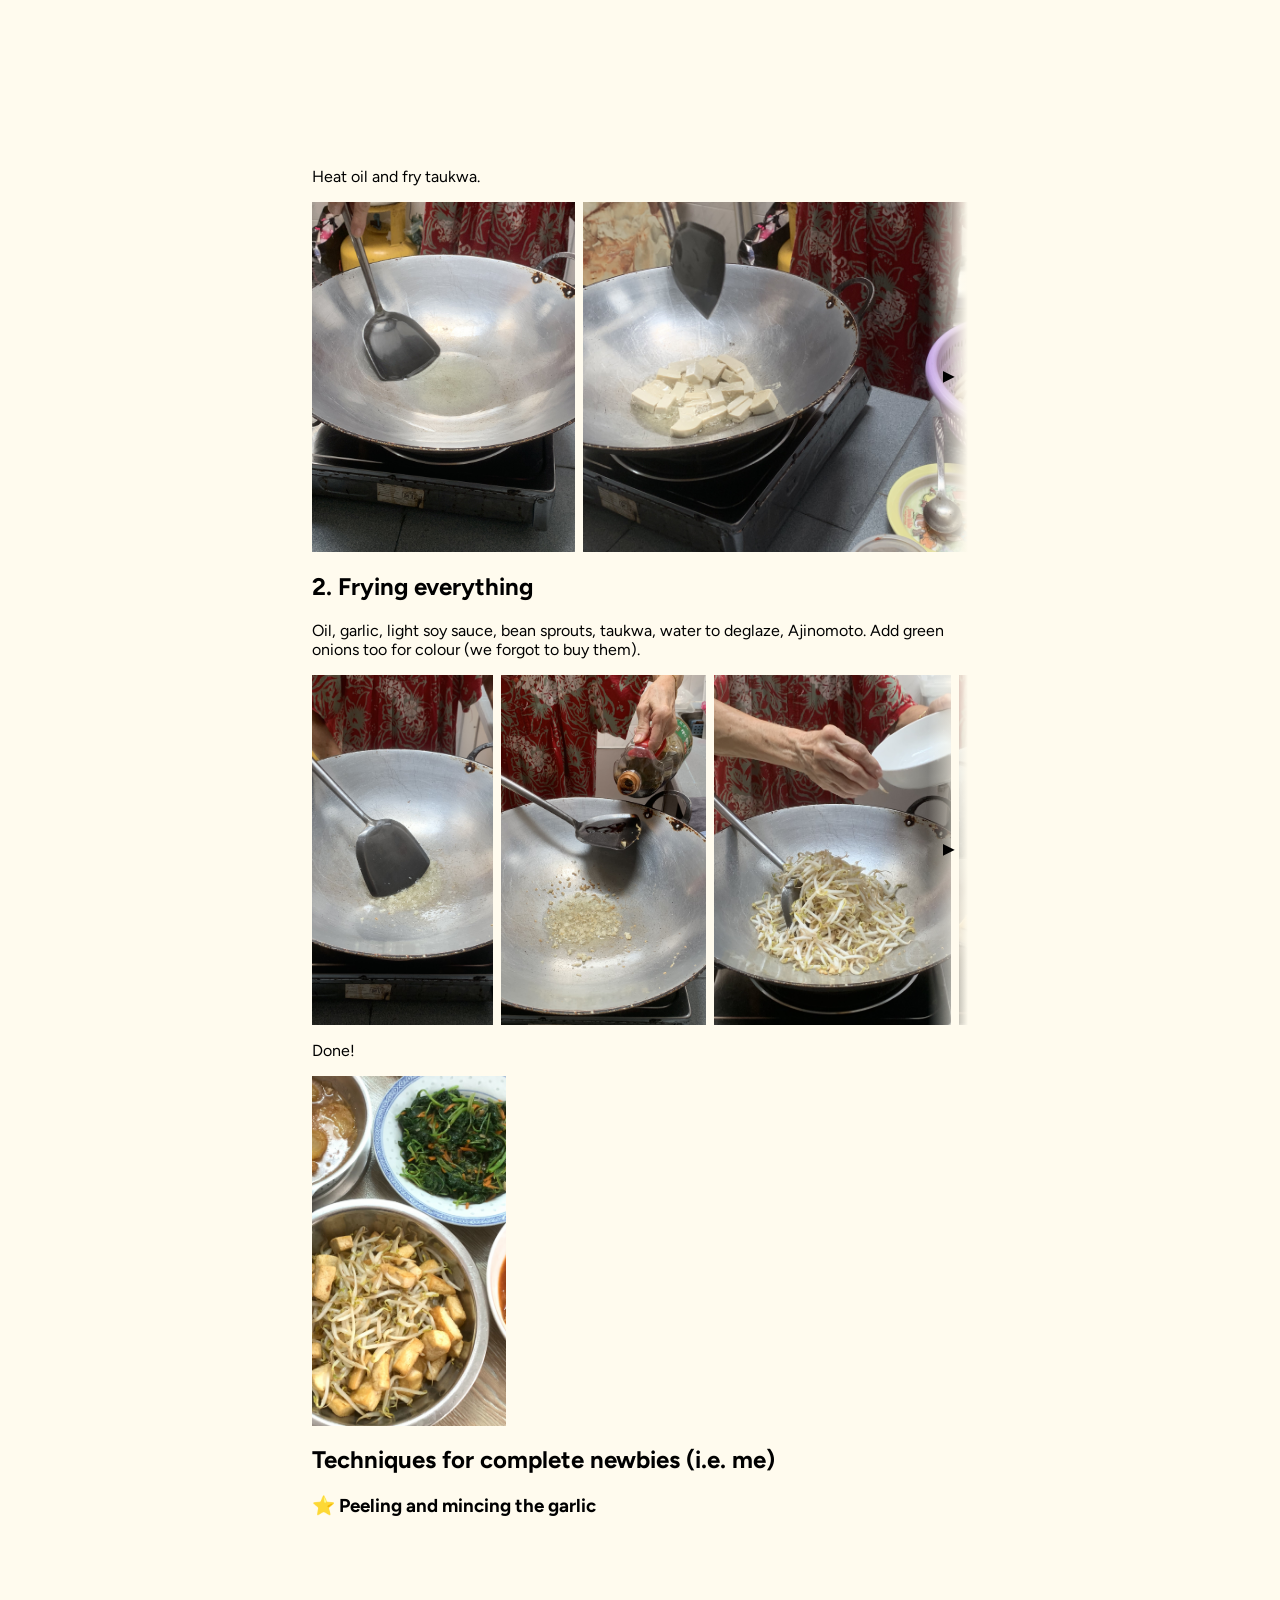
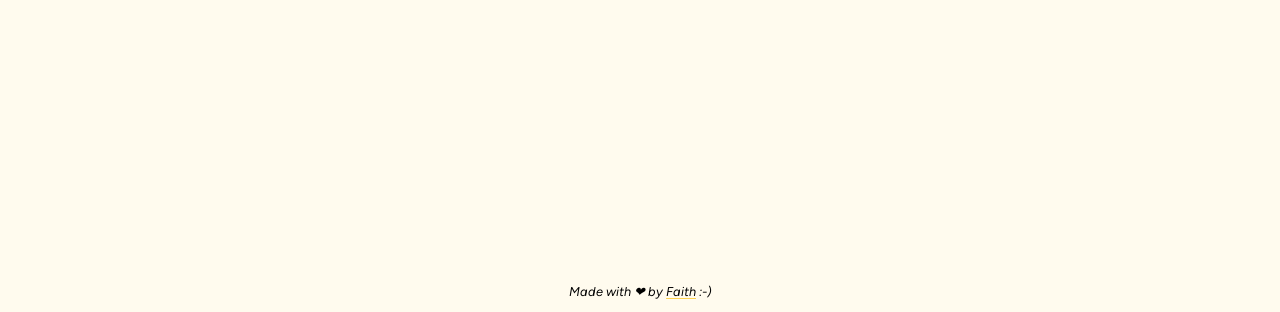
<file: recipes/taugehtaukwa.html>
<!DOCTYPE html>
<html>
<head>
    <meta charset="UTF-8" />
    <meta name="viewport" content="width=device-width, initial-scale=1">
    <title>Taugeh Taukwa | Cooking 👩‍🍳</title>
    <link rel="preconnect" href="https://fonts.googleapis.com">
    <link rel="preconnect" href="https://fonts.gstatic.com" crossorigin>
    <link href="https://fonts.googleapis.com/css2?family=Figtree:ital,wght@0,300..900;1,300..900&display=swap" rel="stylesheet">
    <link rel="stylesheet" href="../styles.css">
    <link rel="icon" type="image/png" href="../assets/favicon.png">
</head>
<body>
    <header>
        <nav>
            <a href="../index.html" class="site-title">Cooking 👩‍🍳</a>
            <div class="nav-links">
                <a href="../recipeindex.html">Recipe Index</a>
            </div>
        </nav>
    </header>
    <main>
        <h1>Taugeh Taukwa</h1>
        <p class="subtitle"><strong>Plus: Random Vegetable Stir-Fry!</strong> | Ah Ma's | Cooked on 13 March 2026</p>
        <div class="images-in-a-row">
            <img src="../assets/recipe_taugehtaukwa/taugehtaukwa_1.jpg" alt="Taugeh and taukwa">
            <img src="../assets/recipe_taugehtaukwa/taugehtaukwa_2.jpg" alt="Spinach and carrots">
        </div>
        <br>
        <div class="callout-block">
            <h2>How to stir-fry any random vegetables</h2>
            <p>Wash and dry the vegetables.</p>
            <p>Oil, minced garlic, light soy sauce, veggies, water to deglaze, Ajinomoto.</p>
        </div>
        <br>
        <h2>Taugeh Taukwa steps</h2>
        <h3>1. Frying the taukwa</h3>
        <p>Wash and dry taukwa.</p>
        <div class="horizontal-scroll-wrapper">
            <div class="horizontal-scroll">
                <img src="../assets/recipe_taugehtaukwa/taugehtaukwa_washingtaukwa_1.jpg">
                <img src="../assets/recipe_taugehtaukwa/taugehtaukwa_washingtaukwa_2.jpg">
            </div>
            <div class="horizontal-scroll-arrow left"><span class="arrow">▲</span></div>
            <div class="horizontal-scroll-arrow right"><span class="arrow">▲</span></div>
        </div>
        <p>Cut taukwa.</p>
        <div class="horizontal-scroll-wrapper">
            <div class="horizontal-scroll">
                <iframe width="225" height="400" src="https://www.youtube.com/embed/npdZQP5lbZ0?si=2ebgTT6eNV67smC4" title="YouTube video player" frameborder="0" allow="accelerometer; autoplay; clipboard-write; encrypted-media; gyroscope; picture-in-picture; web-share" referrerpolicy="strict-origin-when-cross-origin" allowfullscreen></iframe>
                <iframe width="225" height="400" src="https://www.youtube.com/embed/EmusswycNjA?si=JMrU123COImOG07J" title="YouTube video player" frameborder="0" allow="accelerometer; autoplay; clipboard-write; encrypted-media; gyroscope; picture-in-picture; web-share" referrerpolicy="strict-origin-when-cross-origin" allowfullscreen></iframe>
            </div>
            <div class="horizontal-scroll-arrow left"><span class="arrow">▲</span></div>
            <div class="horizontal-scroll-arrow right"><span class="arrow">▲</span></div>
        </div>
        <p>Heat oil and fry taukwa.</p>
        <div class="horizontal-scroll-wrapper">
            <div class="horizontal-scroll">
                <img src="../assets/recipe_taugehtaukwa/taugehtaukwa_fryingtaukwa_1.jpg">
                <img src="../assets/recipe_taugehtaukwa/taugehtaukwa_fryingtaukwa_2.jpg">
                <img src="../assets/recipe_taugehtaukwa/taugehtaukwa_fryingtaukwa_3.jpg">
            </div>
            <div class="horizontal-scroll-arrow left"><span class="arrow">▲</span></div>
            <div class="horizontal-scroll-arrow right"><span class="arrow">▲</span></div>
        </div>
        <h2>2. Frying everything</h2>
        <p>Oil, garlic, light soy sauce, bean sprouts, taukwa, water to deglaze, Ajinomoto. Add green onions too for colour (we forgot to buy them).</p>
        <div class="horizontal-scroll-wrapper">
            <div class="horizontal-scroll">
                <img src="../assets/recipe_taugehtaukwa/taugehtaukwa_everything_1.jpg">
                <img src="../assets/recipe_taugehtaukwa/taugehtaukwa_everything_2.jpg">
                <img src="../assets/recipe_taugehtaukwa/taugehtaukwa_everything_3.jpg">
                <img src="../assets/recipe_taugehtaukwa/taugehtaukwa_everything_4.jpg">
                <img src="../assets/recipe_taugehtaukwa/taugehtaukwa_everything_5.jpg">
                <img src="../assets/recipe_taugehtaukwa/taugehtaukwa_everything_6.jpg">
                <img src="../assets/recipe_taugehtaukwa/taugehtaukwa_everything_7.jpg">
            </div>
            <div class="horizontal-scroll-arrow left"><span class="arrow">▲</span></div>
            <div class="horizontal-scroll-arrow right"><span class="arrow">▲</span></div>
        </div>
        <p>Done!</p>
        <img class="small-img" src="../assets/recipe_taugehtaukwa/taugehtaukwa_3.jpg" alt="One bowl of taugeh taukwa and one bowl of spinach carrot">
        <h2>Techniques for complete newbies (i.e. me)</h2>
        <h3>⭐ Peeling and mincing the garlic</h3>
        <iframe width="315" height="315" src="https://www.youtube.com/embed/LxdS1KQ_Reo?si=pzSRmqdKF996orSq" title="YouTube video player" frameborder="0" allow="accelerometer; autoplay; clipboard-write; encrypted-media; gyroscope; picture-in-picture; web-share" referrerpolicy="strict-origin-when-cross-origin" allowfullscreen></iframe>
        <br>
    </main>
    <footer>
        <p><i>Made with ❤ by <a href="https://github.com/faithlky">Faith</a> :-)</i></p>
    </footer>
    <script src="../script.js"></script>
</body>
</html>
</file>
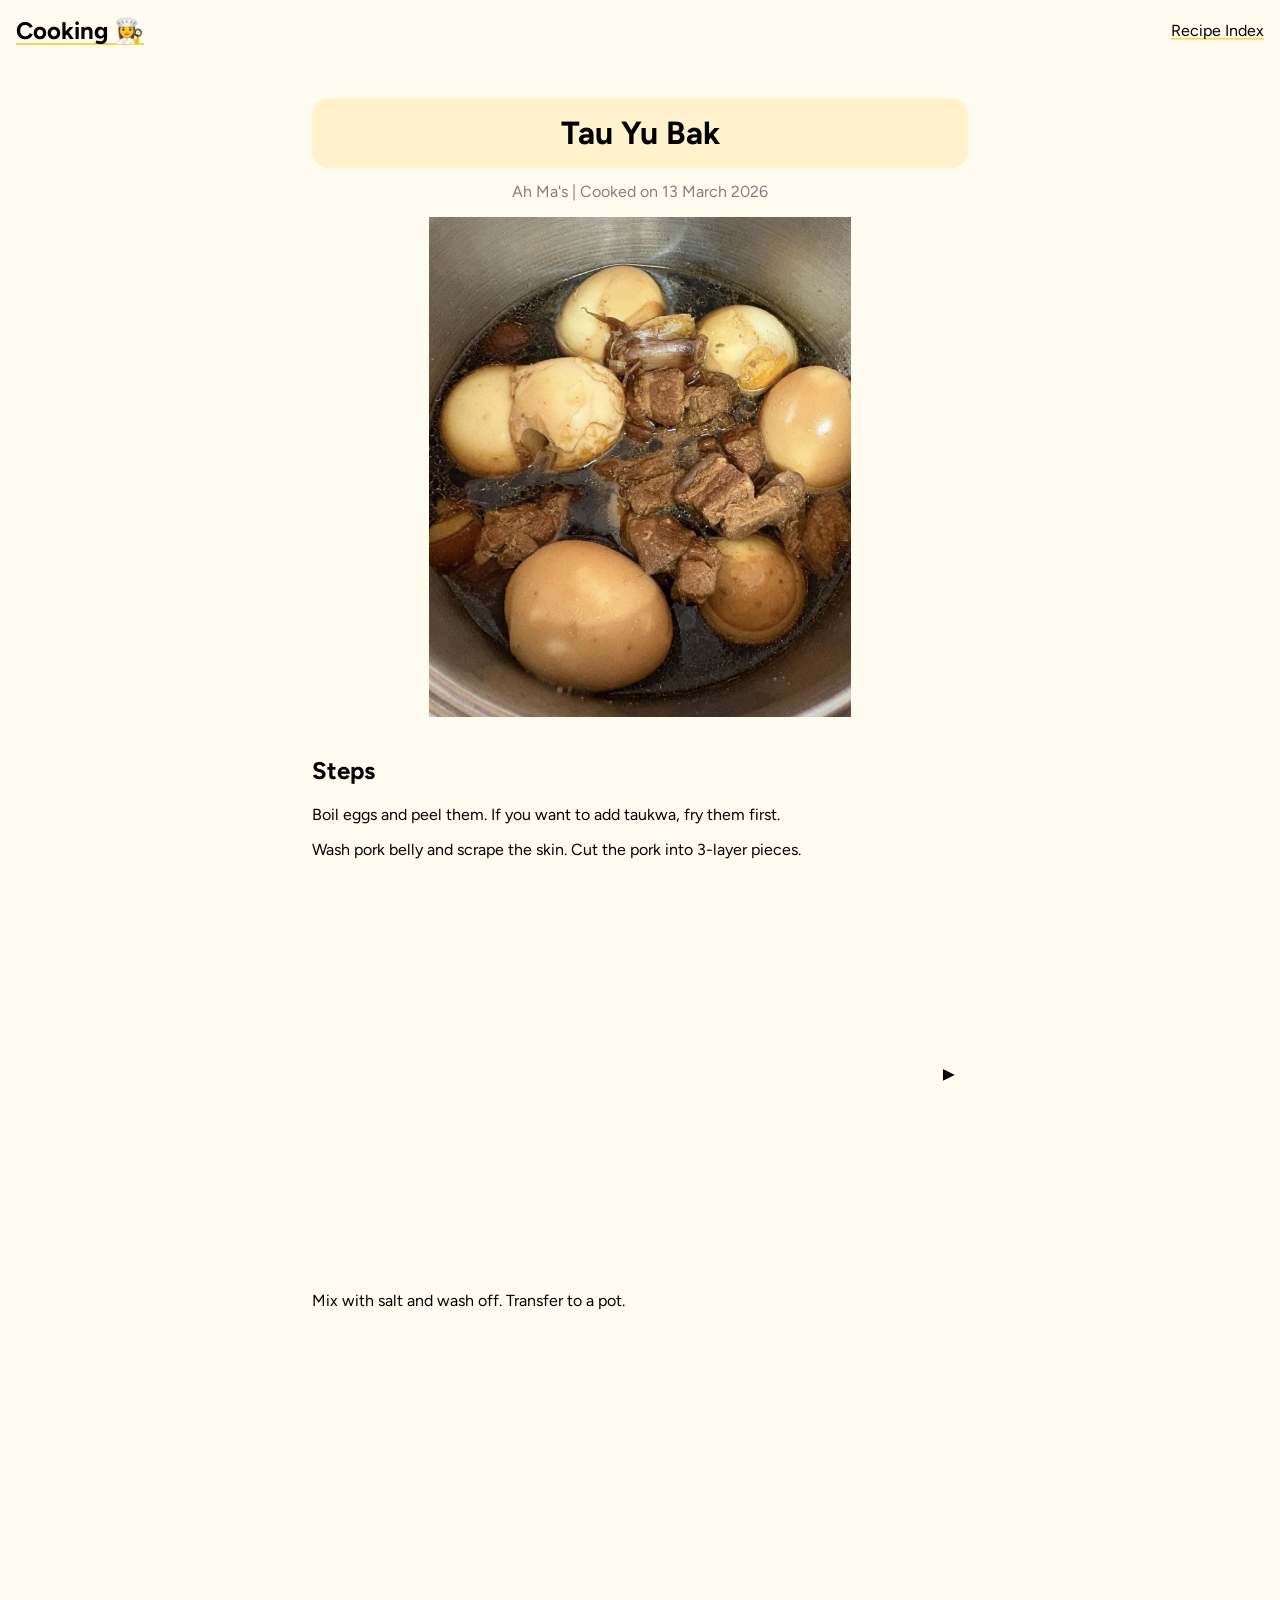
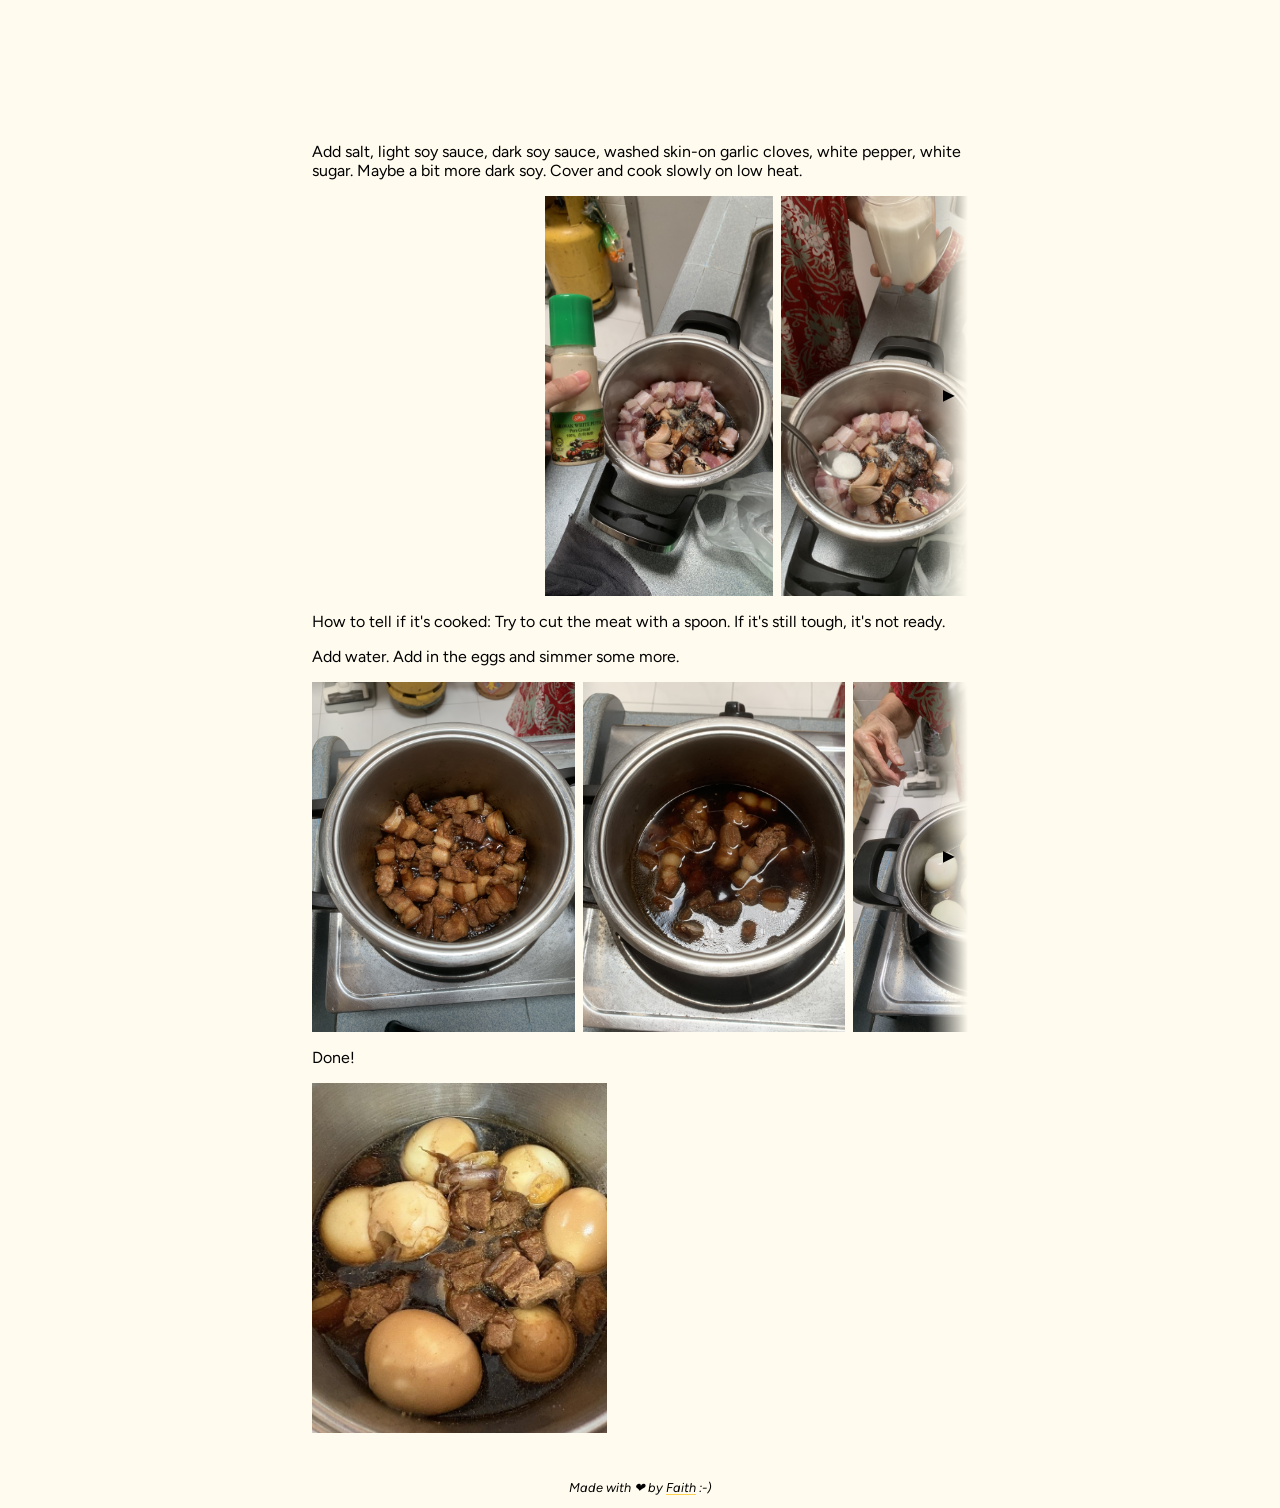
<file: recipes/tauyubak.html>
<!DOCTYPE html>
<html>
<head>
    <meta charset="UTF-8" />
    <meta name="viewport" content="width=device-width, initial-scale=1">
    <title>Tau Yu Bak | Cooking 👩‍🍳</title>
    <link rel="preconnect" href="https://fonts.googleapis.com">
    <link rel="preconnect" href="https://fonts.gstatic.com" crossorigin>
    <link href="https://fonts.googleapis.com/css2?family=Figtree:ital,wght@0,300..900;1,300..900&display=swap" rel="stylesheet">
    <link rel="stylesheet" href="../styles.css">
    <link rel="icon" type="image/png" href="../assets/favicon.png">
</head>
<body>
    <header>
        <nav>
            <a href="../index.html" class="site-title">Cooking 👩‍🍳</a>
            <div class="nav-links">
                <a href="../recipeindex.html">Recipe Index</a>
            </div>
        </nav>
    </header>
    <main>
        <h1>Tau Yu Bak</h1>
        <p class="subtitle">Ah Ma's | Cooked on 13 March 2026</p>
        <img src="../assets/recipe_tauyubak/tauyubak_1.jpg" alt="Tau Yu Bak">
        <br>
        <h2>Steps</h2>
        <p>Boil eggs and peel them. If you want to add taukwa, fry them first.</p>
        <p>Wash pork belly and scrape the skin. Cut the pork into 3-layer pieces.</p>
        <div class="horizontal-scroll-wrapper">
            <div class="horizontal-scroll">
                <iframe width="225" height="400" src="https://www.youtube.com/embed/kGiv_tRkEl4?si=UaQegLYH-LGuIFLH" title="YouTube video player" frameborder="0" allow="accelerometer; autoplay; clipboard-write; encrypted-media; gyroscope; picture-in-picture; web-share" referrerpolicy="strict-origin-when-cross-origin" allowfullscreen></iframe>
                <iframe width="225" height="400" src="https://www.youtube.com/embed/L6gFF3Hb6Z8?si=oTkDtuaE9HnXy6_B" title="YouTube video player" frameborder="0" allow="accelerometer; autoplay; clipboard-write; encrypted-media; gyroscope; picture-in-picture; web-share" referrerpolicy="strict-origin-when-cross-origin" allowfullscreen></iframe>
                <iframe width="225" height="400" src="https://www.youtube.com/embed/3_tt_3mq93A?si=qZ4WsziAa_aC0-t8" title="YouTube video player" frameborder="0" allow="accelerometer; autoplay; clipboard-write; encrypted-media; gyroscope; picture-in-picture; web-share" referrerpolicy="strict-origin-when-cross-origin" allowfullscreen></iframe>
                <iframe width="225" height="400" src="https://www.youtube.com/embed/BC-J840-XIc?si=RZDRKOMgWIK29Tfu" title="YouTube video player" frameborder="0" allow="accelerometer; autoplay; clipboard-write; encrypted-media; gyroscope; picture-in-picture; web-share" referrerpolicy="strict-origin-when-cross-origin" allowfullscreen></iframe>
            </div>
            <div class="horizontal-scroll-arrow left"><span class="arrow">▲</span></div>
            <div class="horizontal-scroll-arrow right"><span class="arrow">▲</span></div>
        </div>
        <p>Mix with salt and wash off. Transfer to a pot.</p>
        <div class="horizontal-scroll-wrapper">
            <div class="horizontal-scroll">
                <iframe width="225" height="400" src="https://www.youtube.com/embed/a-LrCJoqLkE?si=35ca7_ZRR874L-JO" title="YouTube video player" frameborder="0" allow="accelerometer; autoplay; clipboard-write; encrypted-media; gyroscope; picture-in-picture; web-share" referrerpolicy="strict-origin-when-cross-origin" allowfullscreen></iframe>
                <iframe width="225" height="400" src="https://www.youtube.com/embed/S2LXgv-BDC4?si=aoDkEWWvuABGuV6P" title="YouTube video player" frameborder="0" allow="accelerometer; autoplay; clipboard-write; encrypted-media; gyroscope; picture-in-picture; web-share" referrerpolicy="strict-origin-when-cross-origin" allowfullscreen></iframe>
            </div>
            <div class="horizontal-scroll-arrow left"><span class="arrow">▲</span></div>
            <div class="horizontal-scroll-arrow right"><span class="arrow">▲</span></div>
        </div>
        <p>Add salt, light soy sauce, dark soy sauce, washed skin-on garlic cloves, white pepper, white sugar. Maybe a bit more dark soy. Cover and cook slowly on low heat.</p>
        <div class="horizontal-scroll-wrapper">
            <div class="horizontal-scroll">
                <iframe width="225" height="400" src="https://www.youtube.com/embed/0ZSKlxB3bns?si=SZCc4A-vXGGXv7jx" title="YouTube video player" frameborder="0" allow="accelerometer; autoplay; clipboard-write; encrypted-media; gyroscope; picture-in-picture; web-share" referrerpolicy="strict-origin-when-cross-origin" allowfullscreen></iframe>
                <img class="video-row" src="../assets/recipe_tauyubak/tauyubak_seasoning_1.jpg">
                <img class="video-row" src="../assets/recipe_tauyubak/tauyubak_seasoning_2.jpg">
                <img class="video-row" src="../assets/recipe_tauyubak/tauyubak_seasoning_3.jpg">
                <img class="video-row" src="../assets/recipe_tauyubak/tauyubak_seasoning_4.jpg">
                <img class="video-row" src="../assets/recipe_tauyubak/tauyubak_seasoning_5.jpg">
                <img class="video-row" src="../assets/recipe_tauyubak/tauyubak_seasoning_6.jpg">
            </div>
            <div class="horizontal-scroll-arrow left"><span class="arrow">▲</span></div>
            <div class="horizontal-scroll-arrow right"><span class="arrow">▲</span></div>
        </div>
        <p>How to tell if it's cooked: Try to cut the meat with a spoon. If it's still tough, it's not ready.</p>
        <p>Add water. Add in the eggs and simmer some more.</p>
        <div class="horizontal-scroll-wrapper">
            <div class="horizontal-scroll">
                <img src="../assets/recipe_tauyubak/tauyubak_finalstep_1.jpg">
                <img src="../assets/recipe_tauyubak/tauyubak_finalstep_2.jpg">
                <img src="../assets/recipe_tauyubak/tauyubak_finalstep_3.jpg">
            </div>
            <div class="horizontal-scroll-arrow left"><span class="arrow">▲</span></div>
            <div class="horizontal-scroll-arrow right"><span class="arrow">▲</span></div>
        </div>
        <p>Done!</p>
        <img class="small-img" src="../assets/recipe_tauyubak/tauyubak_1.jpg" alt="Tau Yu Bak">
        <br>
    </main>
    <footer>
        <p><i>Made with ❤ by <a href="https://github.com/faithlky">Faith</a> :-)</i></p>
    </footer>
    <script src="../script.js"></script>
</body>
</html>
</file>
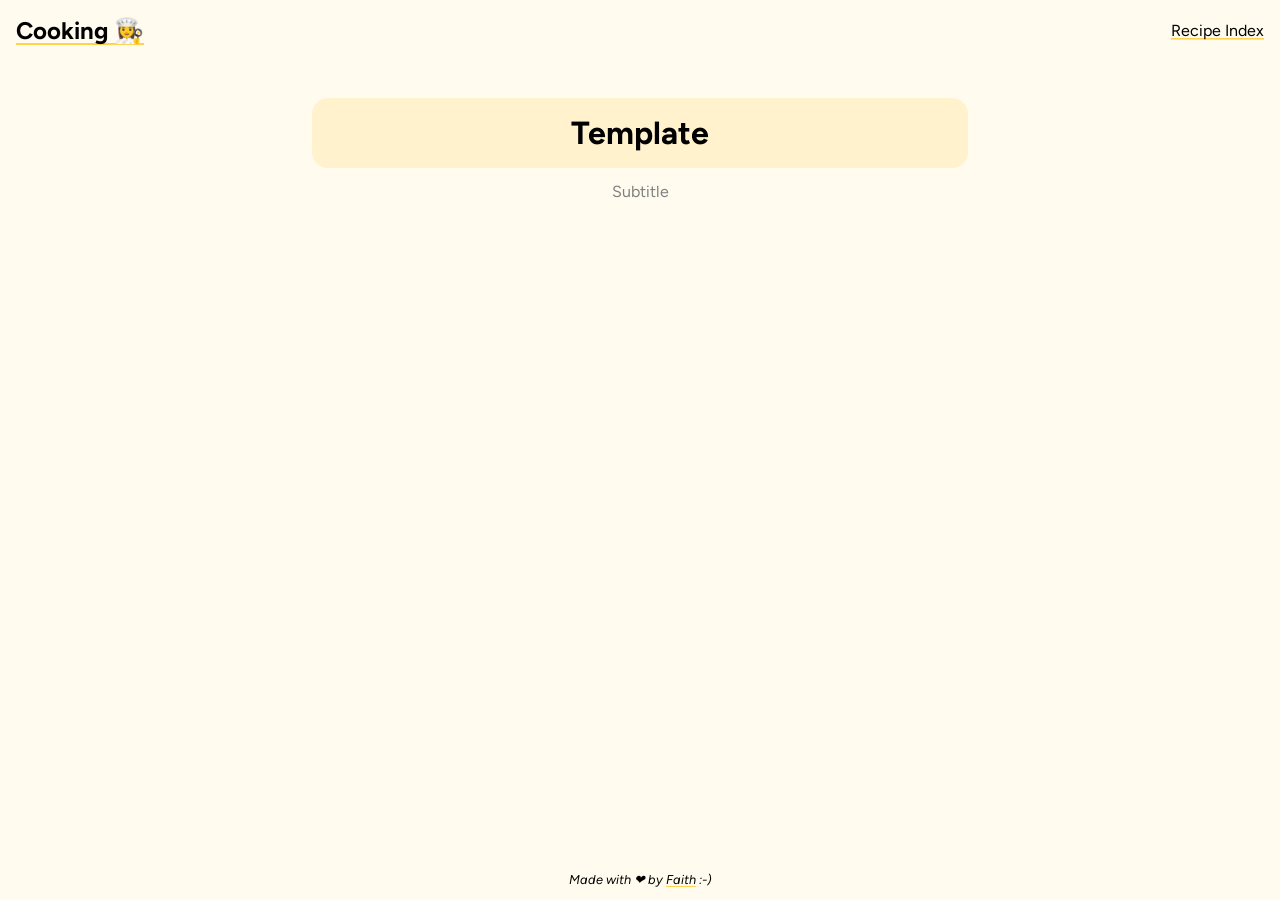
<file: recipes/template.html>
<!DOCTYPE html>
<html>
<head>
    <meta charset="UTF-8" />
    <meta name="viewport" content="width=device-width, initial-scale=1">
    <title>Template | Cooking 👩‍🍳</title>
    <link rel="preconnect" href="https://fonts.googleapis.com">
    <link rel="preconnect" href="https://fonts.gstatic.com" crossorigin>
    <link href="https://fonts.googleapis.com/css2?family=Figtree:ital,wght@0,300..900;1,300..900&display=swap" rel="stylesheet">
    <link rel="stylesheet" href="../styles.css">
    <link rel="icon" type="image/png" href="../assets/favicon.png">
</head>
<body>
    <header>
        <nav>
            <a href="../index.html" class="site-title">Cooking 👩‍🍳</a>
            <div class="nav-links">
                <a href="../recipeindex.html">Recipe Index</a>
            </div>
        </nav>
    </header>
    <main>
        <h1>Template</h1>
        <p class="subtitle">Subtitle</p>
        <br>
    </main>
    <footer>
        <p><i>Made with ❤ by <a href="https://github.com/faithlky">Faith</a> :-)</i></p>
    </footer>
    <script src="../script.js"></script>
</body>
</html>
</file>
<file: styles.css>
* {
    box-sizing: border-box;
}

a {
    color: black;
    text-decoration: none;
    background-image: linear-gradient(#ffd34f, #ffd34f), linear-gradient(to right, #ff98c5, #ff9494, #ffbf00);
    background-size: 100% 0.1em, 0 0.1em;
    background-position: 100% 100%, 0 100%;
    background-repeat: no-repeat;
    transition: background-size 500ms;
    box-decoration-break: clone;
    /* `box-decoration-break: clone` is so that the "underline" background gradient continues across line breaks */
    /* If you add `display: inline-block`, the hover colour change starts from the start of the first line to the end of the first line before going to the next line. Whereas if you don't add it, all the lines of text will change colour simultaneously */
}

a:hover {
    background-size: 0 0.1em, 100% 0.1em;
}

body{
    font-family: "Figtree", sans-serif;
    margin: 0;
    min-height: 100vh;
    display: flex;
    flex-direction: column;
    background-color: #fffbee;
}

footer {
    text-align: center;
    font-size: 0.8rem;
}

h1 {
    text-align: center;
    background-color: #fff2cc;
    padding: 0.5em;
    border-radius: 0.5em;
}

img {
    max-width: 100%;
    max-height: 500px;
    height: auto;
    display: block;
    margin: auto;
}

img.small-img {
    max-height: 350px;
    margin-left: 0;
}

main {
    width: 100%;
    max-width: 720px;
    margin: 0 auto;
    padding: 1rem 2rem;
    flex: 1;
}

nav {
    display: flex;
    justify-content: space-between;
    align-items: center;
    padding: 1rem;
}

.nav-links a {
    margin-left: 1rem;
}

.callout-block {
    background-color: #fff2cc;
    padding: 1rem;
    text-align: center;
}

.centered {
    text-align: center;
}

.horizontal-scroll {
    width: 100%;
    max-width: 100%;
    display: flex;
    align-items: center;
    justify-content: flex-start;
    gap: 0.5rem;
    overflow-x: auto;
    overflow-y: hidden;
    scrollbar-color: #d6cfb9 #fffbee;
    scrollbar-width: thin;
}

.horizontal-scroll img {
    margin: 0;
    max-height: 350px;
    width: auto;
    flex-shrink: 0;
}

.horizontal-scroll img.video-row {
    max-height: 400px;
}

.horizontal-scroll iframe {
    width: 225px;
    height: 400px;
    flex-shrink: 0;
    border: 0;
}

.horizontal-scroll-wrapper {
    position: relative;
    width: 100%;
    max-width: 100%;
}

.horizontal-scroll-wrapper::after {
    content: "";
    position: absolute;
    right: 0;
    top: 0;
    width: 2.5rem;
    height: 100%;
    background: linear-gradient(to right, transparent, #fffbee);
    pointer-events: none;
    opacity: 1;
    transition: opacity 0.3s;
}

.horizontal-scroll-wrapper::before {
    content: "";
    position: absolute;
    left: 0;
    top: 0;
    width: 2.5rem;
    height: 100%;
    background: linear-gradient(to left, transparent, #fffbee);
    pointer-events: none;
    opacity: 1;
    transition: opacity 0.3s;
}

.horizontal-scroll-wrapper.at-start::before {
    opacity: 0;
}

.horizontal-scroll-wrapper.scrolled::before {
    opacity: 1;
}

.horizontal-scroll-wrapper.at-end::after {
    opacity: 0;
}

.horizontal-scroll-arrow {
    position: absolute;
    right: 0.5rem;
    top: 50%;
    transform: translateY(-50%);
    font-size: 1.25rem;
    z-index: 2;
    pointer-events: none;
    opacity: 0;
    transition: opacity 0.3s;
}

.horizontal-scroll-arrow.left {
    left: 0.5rem;
}

.horizontal-scroll-arrow.left > .arrow {
    display: inline-block;
    transform: rotate(270deg);
}

.horizontal-scroll-arrow.right {
    right: 0.5rem;
}

.horizontal-scroll-arrow.right > .arrow {
    display: inline-block;
    transform: rotate(90deg);
}

.horizontal-scroll-wrapper.scrolled .horizontal-scroll-arrow.left {
    opacity: 1;
}

.horizontal-scroll-wrapper:not(.at-end) .horizontal-scroll-arrow.right {
    opacity: 1;
}

.horizontal-scroll-wrapper.at-start .horizontal-scroll-arrow.left {
    opacity: 0;
}

.horizontal-scroll-wrapper.at-end .horizontal-scroll-arrow.right {
    opacity: 0;
}

.horizontal-scroll-wrapper:not(.is-overflowing)::before,
.horizontal-scroll-wrapper:not(.is-overflowing)::after,
.horizontal-scroll-wrapper:not(.is-overflowing) .horizontal-scroll-arrow {
    opacity: 0;
}

.images-in-a-row {
    display: flex;
    gap: 0.5rem;
}

.images-in-a-row img {
    height: auto;
    width: auto;
    display: block;
}

.img-caption {
    color: gray;
    font-size: 0.9rem;
    text-align: center;
}

.recipe-index-list > li {
    margin-bottom: 0.5em;
}

.site-title {
    font-size: 1.5rem;
    font-weight: bold;
}

.subtitle {
    margin-top: -0.5em;
    text-align: center;
    color: gray;
}

@media (max-width: 640px) {

    img.small-img {
        max-height: 250px;
    }

    .horizontal-scroll img {
        max-height: 250px;
    }
    .horizontal-scroll img.video-row {
        max-height: 300px;
    }

    .horizontal-scroll iframe {
        width: 170px;
        height: 300px;
    }

    .horizontal-scroll-arrow {
        font-size: 0.8rem;
    }

    .horizontal-scroll-arrow.left {
        left: 0.25rem;
    }

    .horizontal-scroll-arrow.right {
        right: 0.25rem;
    }

    .horizontal-scroll-wrapper::after,
    .horizontal-scroll-wrapper::before {
        width: 1.5rem;
    }
}
</file>
